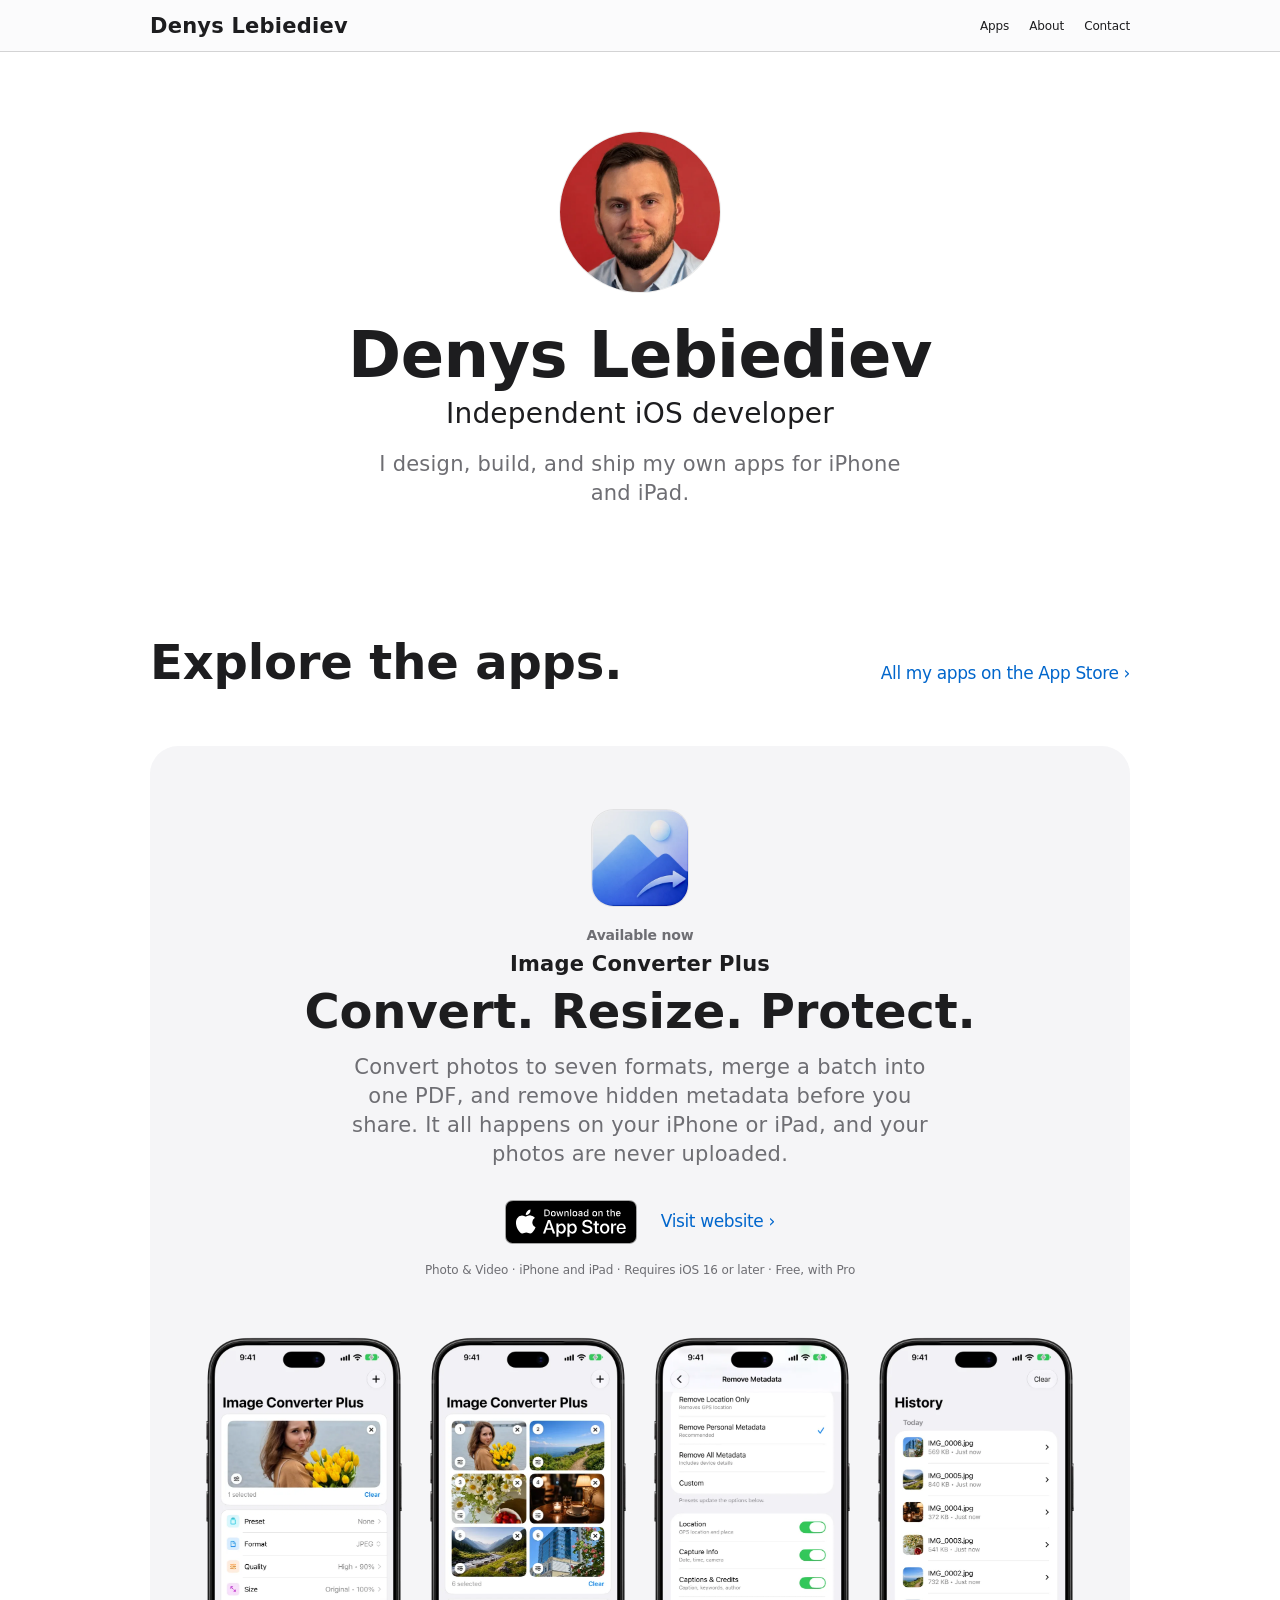
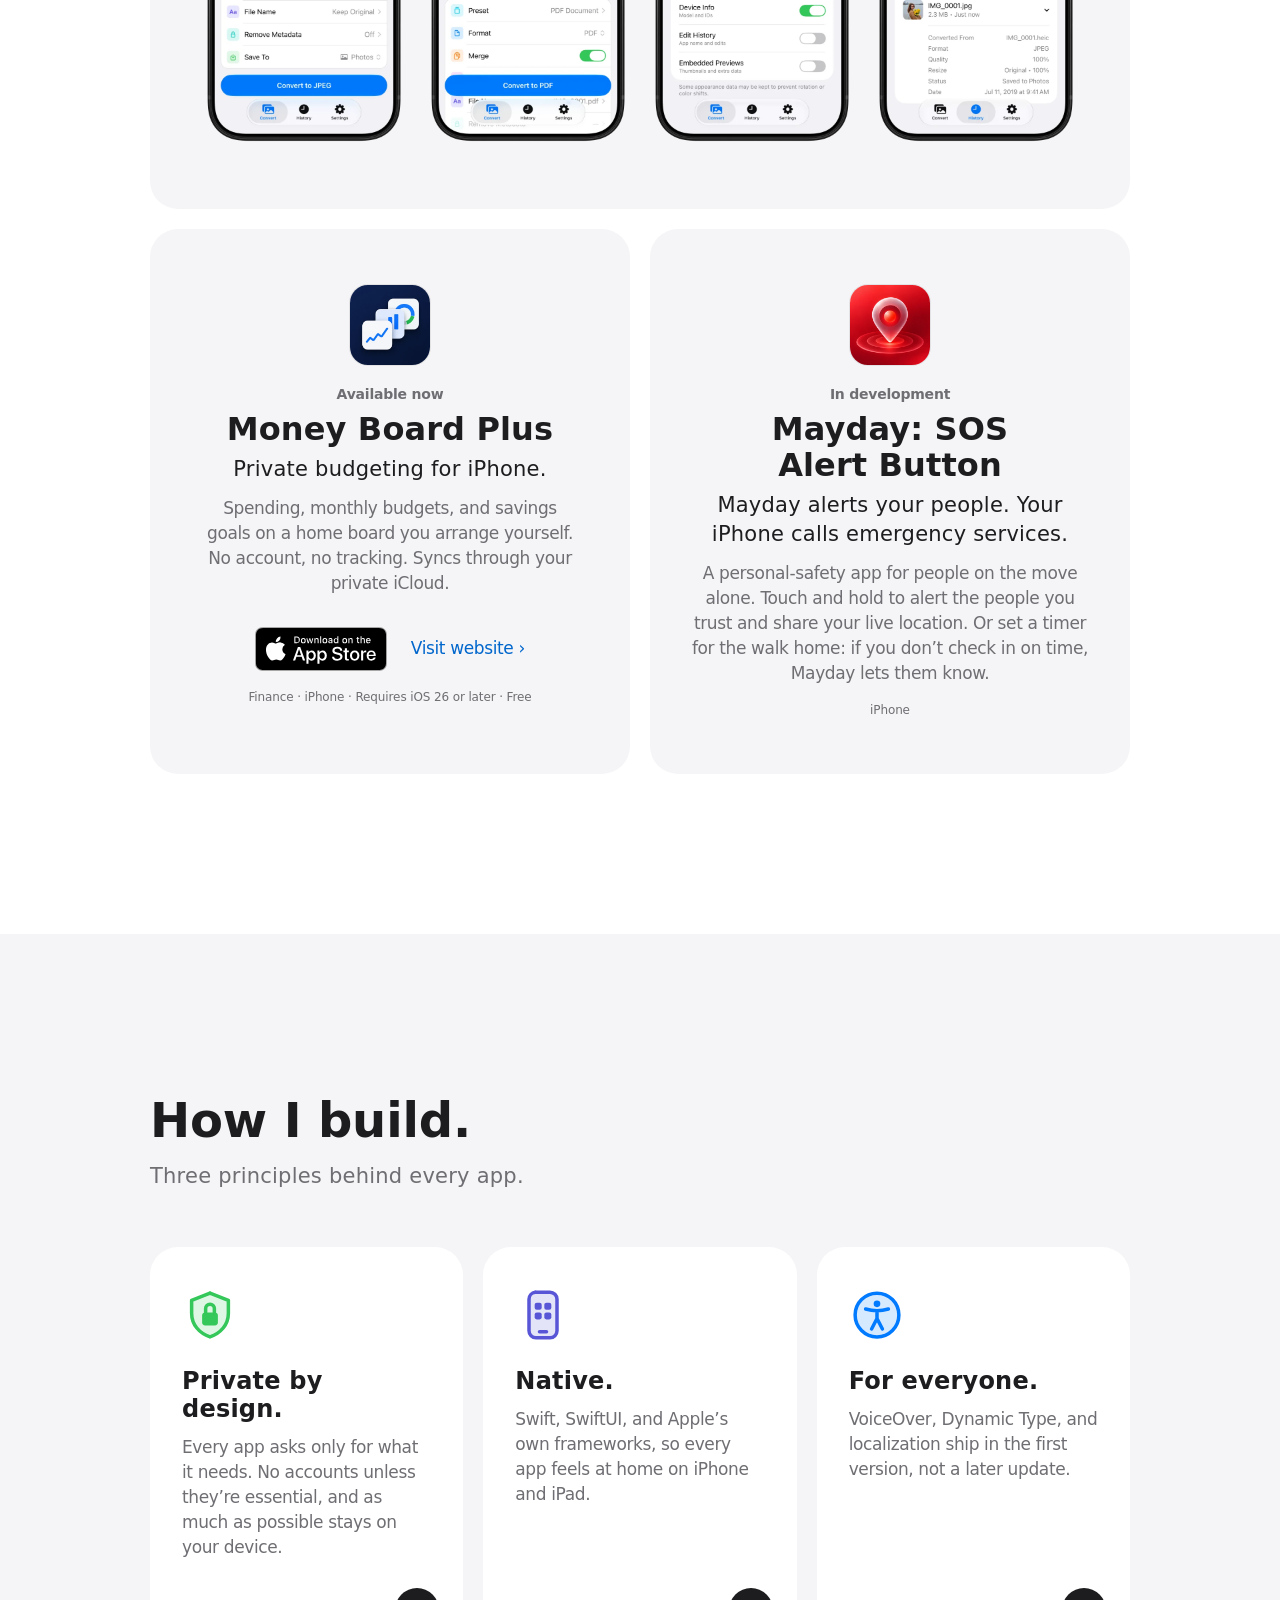
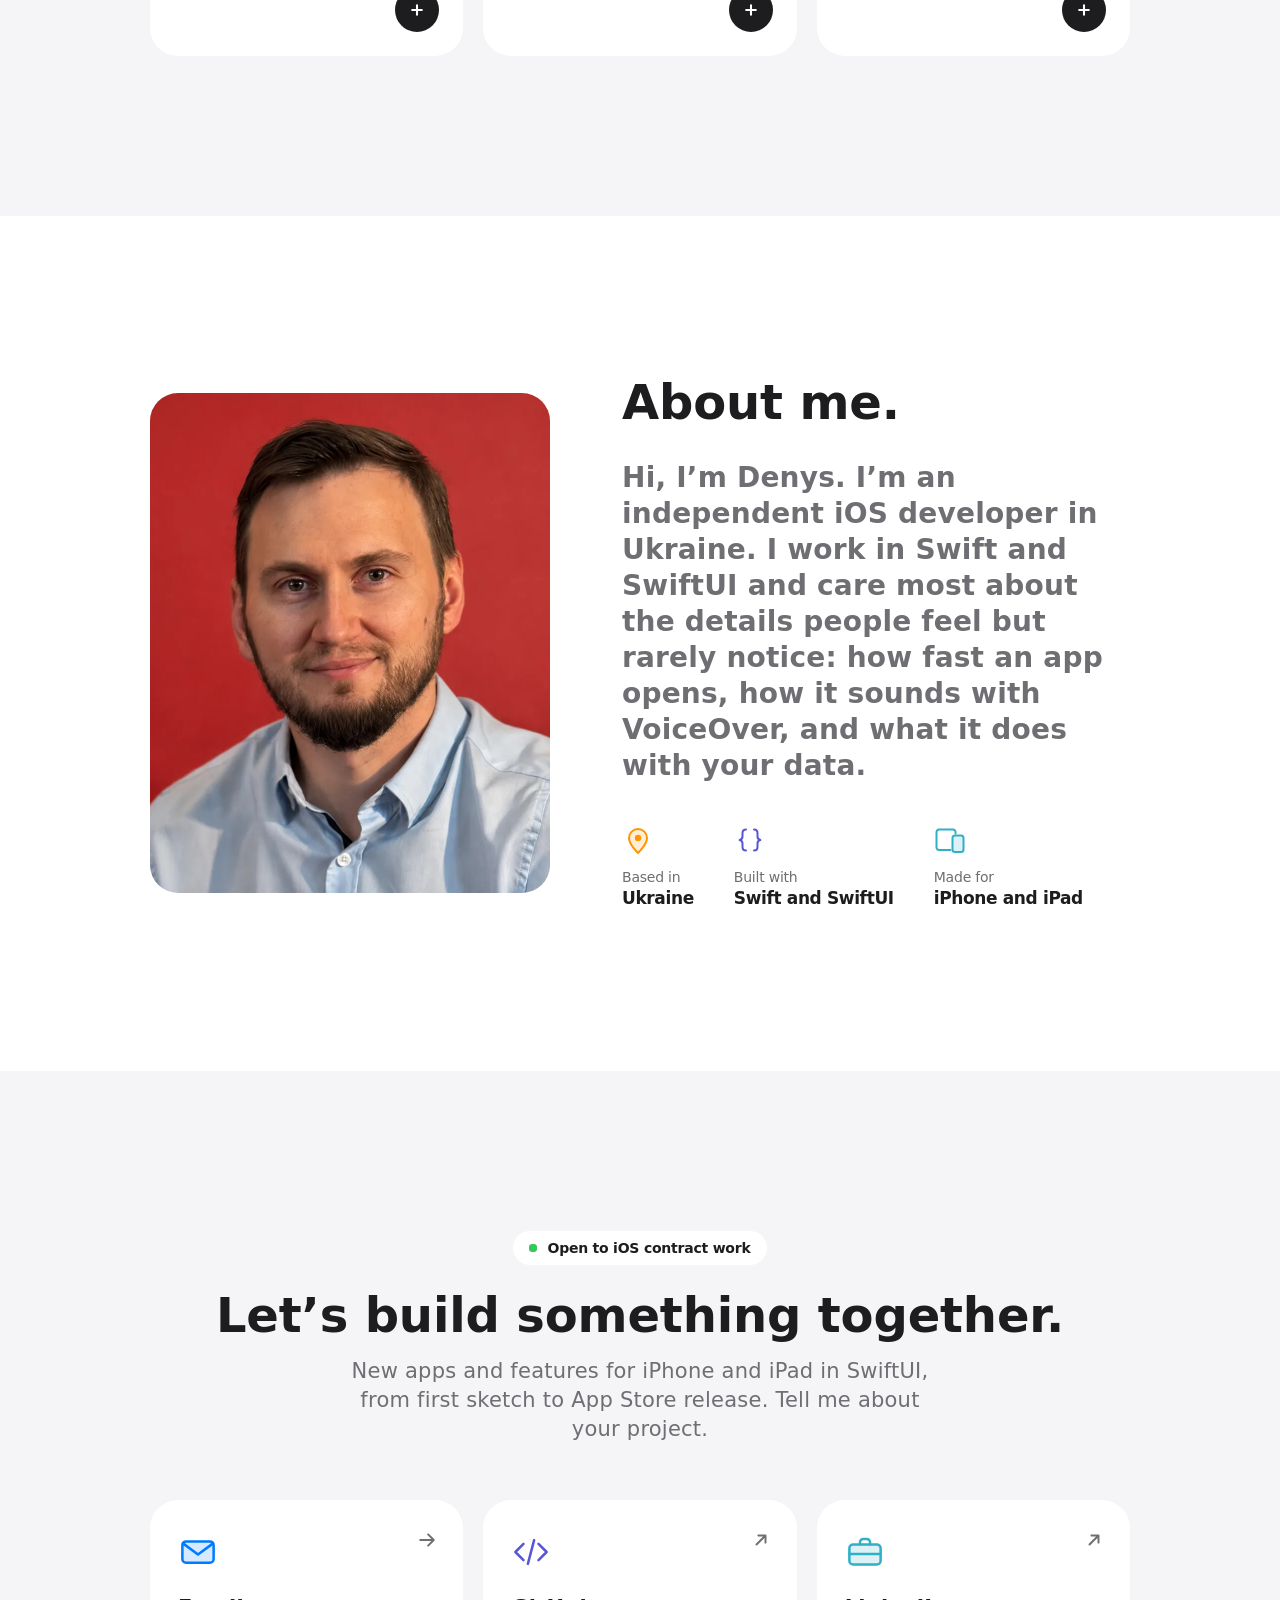
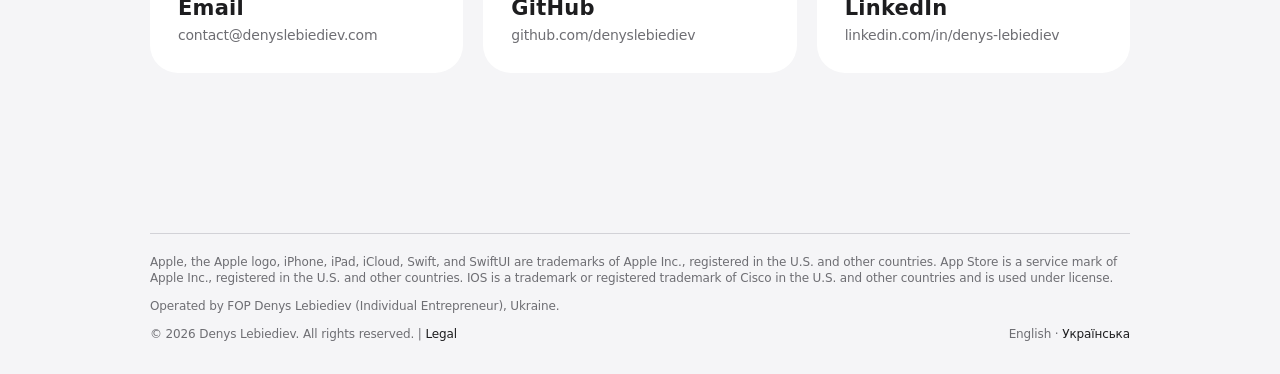
<file: index.html>
<!doctype html>
<html lang="en">
<head>
<meta charset="utf-8">
<meta name="viewport" content="width=device-width, initial-scale=1">
<meta name="color-scheme" content="light dark">
<title>Denys Lebiediev — Independent iOS Developer</title>
<meta name="description" content="Denys Lebiediev is an independent iOS developer in Ukraine, making private, native apps for iPhone and iPad, including Image Converter Plus.">
<link rel="canonical" href="https://denyslebiediev.com/">
<link rel="alternate" hreflang="en" href="https://denyslebiediev.com/">
<link rel="alternate" hreflang="uk" href="https://denyslebiediev.com/uk/">
<link rel="alternate" hreflang="x-default" href="https://denyslebiediev.com/">
<link rel="icon" href="/favicon.svg" type="image/svg+xml">
<link rel="apple-touch-icon" href="/apple-touch-icon.png">
<link rel="stylesheet" href="/style.css">
<meta property="og:type" content="website">
<meta property="og:site_name" content="Denys Lebiediev">
<meta property="og:url" content="https://denyslebiediev.com/">
<meta property="og:title" content="Denys Lebiediev — Independent iOS Developer">
<meta property="og:description" content="Native apps for iPhone and iPad, designed and built in Ukraine.">
<meta property="og:image" content="https://denyslebiediev.com/og.jpg">
<meta property="og:image:width" content="1200"><meta property="og:image:height" content="630">
<meta property="og:image:alt" content="Denys Lebiediev, independent iOS developer">
<meta property="og:locale" content="en_US"><meta property="og:locale:alternate" content="uk_UA">
<meta name="twitter:card" content="summary_large_image">
<script type="application/ld+json">{"@context":"https://schema.org","@graph":[
 {"@type":"Person","@id":"https://denyslebiediev.com/#me","name":"Denys Lebiediev","alternateName":"Денис Лебєдєв","jobTitle":"Independent iOS Developer","image":"https://denyslebiediev.com/img/portrait.webp","url":"https://denyslebiediev.com/","email":"mailto:contact@denyslebiediev.com","address":{"@type":"PostalAddress","addressCountry":"UA"},"sameAs":["https://github.com/denyslebiediev","https://www.linkedin.com/in/denys-lebiediev/","https://apps.apple.com/developer/id1879857367"]},
 {"@type":"SoftwareApplication","name":"Image Converter Plus","applicationCategory":"MultimediaApplication","operatingSystem":"iOS 16.0 or later","url":"https://imageconverterplus.denyslebiediev.com/","installUrl":"https://apps.apple.com/app/id6759621930","offers":{"@type":"Offer","price":"0","priceCurrency":"USD"},"author":{"@id":"https://denyslebiediev.com/#me"}},
 {"@type":"SoftwareApplication","name":"Money Board Plus","applicationCategory":"FinanceApplication","operatingSystem":"iOS 26.0 or later","url":"https://moneyboardplus.denyslebiediev.com/","installUrl":"https://apps.apple.com/app/id6774750345","offers":{"@type":"Offer","price":"0","priceCurrency":"USD"},"author":{"@id":"https://denyslebiediev.com/#me"}}]}</script>
<script type="module" src="https://static.cloudflareinsights.com/beacon.min.js" data-cf-beacon='{"token": "e83379b3776e463d83535caf7fb9702f"}'></script>
</head>
<body>
<a class="skip" href="#main">Skip to content</a>
<header class="nav"><nav class="wrap" aria-label="Main">
 <a class="nav-title" href="/">Denys Lebiediev</a>
 <ul><li><a href="/#apps">Apps</a></li><li><a href="/#about">About</a></li><li><a href="/#contact">Contact</a></li></ul>
</nav></header>
<main id="main">
<section class="hero wrap">
 <img class="portrait" src="/img/portrait.webp" width="160" height="160" fetchpriority="high" alt="Portrait of Denys Lebiediev">
 <h1>Denys Lebiediev</h1>
 <p class="role">Independent iOS developer</p>
 <p class="intro">I design, build, and ship my own apps for iPhone and iPad.</p>
</section>
<section id="apps" class="band"><div class="wrap">
 <div class="apps-head reveal"><h2>Explore the apps.</h2><a class="more" href="https://apps.apple.com/developer/id1879857367" target="_blank">All my apps on the App Store</a></div>
 <div class="grid">
  <article class="tile spotlight reveal">
   <img class="icon" src="/img/icp.webp" width="96" height="96" alt="">
   <p class="status">Available now</p>
   <h3 class="eyebrow">Image Converter Plus</h3>
   <p class="headline">Convert. Resize. Protect.</p>
   <p class="intro">Convert photos to seven formats, merge a batch into one PDF, and remove hidden metadata before you share. It all happens on your iPhone or iPad, and your photos are never uploaded.</p>
   <div class="cta">
    <a class="badge" href="https://apps.apple.com/app/id6759621930" target="_blank"><img src="/img/app-store-en.svg" width="132" height="44" alt="Download on the App Store"></a>
    <a class="more" href="https://imageconverterplus.denyslebiediev.com/" target="_blank">Visit website</a>
   </div>
   <p class="meta">Photo &amp; Video&nbsp;· iPhone and iPad&nbsp;· Requires iOS&nbsp;16 or later&nbsp;· Free, with Pro</p>
   <div class="shots" role="region" aria-label="Image Converter Plus screenshots" tabindex="0">
    <img src="/img/shot-en-convert.webp" width="600" height="1227" loading="lazy" decoding="async" alt="The Convert screen with a photo selected and options for preset, format, quality, size, file name, metadata, and destination.">
    <img src="/img/shot-en-pdf.webp" width="600" height="1227" loading="lazy" decoding="async" alt="Six photos selected and set to merge into one PDF.">
    <img src="/img/shot-en-metadata.webp" width="600" height="1227" loading="lazy" decoding="async" alt="The Remove Metadata screen with switches for location, capture info, captions and credits, device info, edit history, and embedded previews.">
    <img src="/img/shot-en-history.webp" width="600" height="1227" loading="lazy" decoding="async" alt="The History screen listing recently converted photos and their file sizes.">
   </div>
  </article>
  <article class="tile reveal">
   <img class="icon" src="/img/mbp.webp" width="80" height="80" alt="" loading="lazy">
   <p class="status">Available now</p>
   <h3 class="name">Money Board Plus</h3>
   <p class="intro tagline">Private budgeting for iPhone.</p>
   <p class="desc">Spending, monthly budgets, and savings goals on a home board you arrange yourself. No account, no tracking. Syncs through your private iCloud.</p>
   <div class="cta">
    <a class="badge" href="https://apps.apple.com/app/id6774750345" target="_blank"><img src="/img/app-store-en.svg" width="132" height="44" alt="Download on the App Store"></a>
    <a class="more" href="https://moneyboardplus.denyslebiediev.com/" target="_blank">Visit website</a>
   </div>
   <p class="meta">Finance&nbsp;· iPhone&nbsp;· Requires iOS&nbsp;26 or later&nbsp;· Free</p>
  </article>
  <article class="tile reveal">
   <img class="icon" src="/img/mayday.webp" width="80" height="80" alt="" loading="lazy">
   <p class="status">In development</p>
   <h3 class="name">Mayday:&nbsp;SOS Alert Button</h3>
   <p class="intro tagline">Mayday alerts your people. Your iPhone calls emergency services.</p>
   <p class="desc">A personal-safety app for people on the move alone. Touch and hold to alert the people you trust and share your live location. Or set a timer for the walk home: if you don’t check in on time, Mayday lets them know.</p>
   <p class="meta">iPhone</p>
  </article>
 </div>
</div></section>
<section id="principles" class="band alt"><div class="wrap">
 <h2 class="reveal">How I build.</h2>
 <p class="intro lead reveal">Three principles behind every app.</p>
 <ul class="pillars">
  <li class="pillar reveal" style="--c:var(--green)">
   <svg class="glyph" style="--c:var(--green)" aria-hidden="true"><use href="/icons.svg#lock-shield"/></svg>
   <h3>Private by design.</h3>
   <p>Every app asks only for what it needs. No accounts unless they’re essential, and as much as possible stays on your device.</p>
   <button class="open" type="button" commandfor="sheet-private" command="show-modal" aria-label="More about privacy"><span class="plus"><svg aria-hidden="true"><use href="/icons.svg#plus"/></svg></span></button>
  </li>
  <li class="pillar reveal" style="--c:var(--indigo)">
   <svg class="glyph" style="--c:var(--indigo)" aria-hidden="true"><use href="/icons.svg#apps-iphone"/></svg>
   <h3>Native.</h3>
   <p>Swift, SwiftUI, and Apple’s own frameworks, so every app feels at home on iPhone and iPad.</p>
   <button class="open" type="button" commandfor="sheet-native" command="show-modal" aria-label="More about native apps"><span class="plus"><svg aria-hidden="true"><use href="/icons.svg#plus"/></svg></span></button>
  </li>
  <li class="pillar reveal" style="--c:var(--blue)">
   <svg class="glyph" style="--c:var(--blue)" aria-hidden="true"><use href="/icons.svg#accessibility"/></svg>
   <h3>For everyone.</h3>
   <p>VoiceOver, Dynamic Type, and localization ship in the first version, not a later update.</p>
   <button class="open" type="button" commandfor="sheet-everyone" command="show-modal" aria-label="More about accessibility"><span class="plus"><svg aria-hidden="true"><use href="/icons.svg#plus"/></svg></span></button>
  </li>
 </ul>
 <dialog class="sheet" id="sheet-private" aria-labelledby="sheet-private-t">
  <button class="close" type="button" commandfor="sheet-private" command="close" aria-label="Close" autofocus><svg aria-hidden="true"><use href="/icons.svg#xmark"/></svg></button>
  <svg class="glyph" style="--c:var(--green)" aria-hidden="true"><use href="/icons.svg#lock-shield"/></svg>
  <h3 class="headline" id="sheet-private-t">Private by design.</h3>
  <p class="intro">Image Converter Plus converts photos and removes hidden metadata entirely on your device, so your photos never leave it. Money Board Plus needs no account and syncs only through your own private iCloud.</p>
 </dialog>
 <dialog class="sheet" id="sheet-native" aria-labelledby="sheet-native-t">
  <button class="close" type="button" commandfor="sheet-native" command="close" aria-label="Close" autofocus><svg aria-hidden="true"><use href="/icons.svg#xmark"/></svg></button>
  <svg class="glyph" style="--c:var(--indigo)" aria-hidden="true"><use href="/icons.svg#apps-iphone"/></svg>
  <h3 class="headline" id="sheet-native-t">Native.</h3>
  <p class="intro">Interfaces are built in SwiftUI and follow Apple’s Human Interface Guidelines. Features live where you expect them: Image Converter Plus converts photos right from the share sheet, and Money Board Plus keeps your budget in sync through iCloud.</p>
 </dialog>
 <dialog class="sheet" id="sheet-everyone" aria-labelledby="sheet-everyone-t">
  <button class="close" type="button" commandfor="sheet-everyone" command="close" aria-label="Close" autofocus><svg aria-hidden="true"><use href="/icons.svg#xmark"/></svg></button>
  <svg class="glyph" style="--c:var(--blue)" aria-hidden="true"><use href="/icons.svg#accessibility"/></svg>
  <h3 class="headline" id="sheet-everyone-t">For everyone.</h3>
  <p class="intro">VoiceOver labels, Dynamic Type, and full localization are part of the first release, not a later update. Image Converter Plus is available in more than 50 languages, including Ukrainian.</p>
 </dialog>
</div></section>
<section id="about" class="band"><div class="wrap about">
 <figure class="about-photo reveal"><img src="/img/about.webp" width="800" height="1000" loading="lazy" decoding="async" alt="Denys Lebiediev in a light blue shirt against a red background."></figure>
 <div>
  <h2 class="reveal">About me.</h2>
  <p class="copy-l about-text reveal"><span class="lit"><strong>Hi, I’m Denys.</strong> I’m an independent iOS developer in Ukraine. I work in Swift and SwiftUI and care most about the details people feel but rarely notice: how fast an app opens, how it sounds with VoiceOver, and what it does with your data.</span></p>
  <ul class="facts">
   <li class="reveal"><svg class="glyph" style="--c:var(--orange)" aria-hidden="true"><use href="/icons.svg#mappin"/></svg><span class="fact-k">Based in</span><span class="fact-v">Ukraine</span></li>
   <li class="reveal"><svg class="glyph" style="--c:var(--indigo)" aria-hidden="true"><use href="/icons.svg#braces"/></svg><span class="fact-k">Built with</span><span class="fact-v">Swift and SwiftUI</span></li>
   <li class="reveal"><svg class="glyph" style="--c:var(--teal)" aria-hidden="true"><use href="/icons.svg#devices"/></svg><span class="fact-k">Made for</span><span class="fact-v">iPhone and iPad</span></li>
  </ul>
 </div>
</div></section>
<section id="contact" class="band alt center"><div class="wrap">
 <p class="avail reveal"><span class="dot" aria-hidden="true"></span>Open to iOS contract work</p>
 <h2 class="reveal">Let’s build something together.</h2>
 <p class="intro reveal">New apps and features for iPhone and iPad in SwiftUI, from first sketch to App&nbsp;Store release. Tell me about your project.</p>
 <ul class="cards">
  <li class="reveal"><a class="card" href="mailto:contact@denyslebiediev.com">
   <svg class="glyph" style="--c:var(--blue)" aria-hidden="true"><use href="/icons.svg#envelope"/></svg>
   <span class="card-t">Email</span><span class="card-d">contact@denyslebiediev.com</span>
   <svg class="arrow" aria-hidden="true"><use href="/icons.svg#arrow-right"/></svg></a></li>
  <li class="reveal"><a class="card" href="https://github.com/denyslebiediev" target="_blank">
   <svg class="glyph" style="--c:var(--indigo)" aria-hidden="true"><use href="/icons.svg#code"/></svg>
   <span class="card-t">GitHub</span><span class="card-d">github.com/denyslebiediev</span>
   <svg class="arrow" aria-hidden="true"><use href="/icons.svg#arrow-up-right"/></svg></a></li>
  <li class="reveal"><a class="card" href="https://www.linkedin.com/in/denys-lebiediev/" target="_blank">
   <svg class="glyph" style="--c:var(--teal)" aria-hidden="true"><use href="/icons.svg#briefcase"/></svg>
   <span class="card-t">LinkedIn</span><span class="card-d">linkedin.com/in/denys-lebiediev</span>
   <svg class="arrow" aria-hidden="true"><use href="/icons.svg#arrow-up-right"/></svg></a></li>
 </ul>
</div></section>
</main>
<footer class="foot"><div class="wrap">
 <p>Apple, the Apple logo, iPhone, iPad, iCloud, Swift, and SwiftUI are trademarks of Apple Inc., registered in the U.S. and other countries. App Store is a service mark of Apple Inc., registered in the U.S. and other countries. IOS is a trademark or registered trademark of Cisco in the U.S. and other countries and is used under license.</p>
 <p>Operated by FOP Denys Lebiediev (Individual Entrepreneur), Ukraine.</p>
 <div class="foot-row">
  <p>©&nbsp;2026 Denys Lebiediev. All rights reserved.&nbsp;<span aria-hidden="true">|&#8288;</span>&nbsp;<a href="/legal/">Legal</a></p>
  <p>English · <a href="/uk/" hreflang="uk" lang="uk">Українська</a></p>
 </div>
</div></footer>
<script>
// sheets are modal <dialog>s, so the page behind is inert and a tap on the backdrop targets the dialog itself.
// Closing it in this click (not with closedby="any", which closes on pointerdown) keeps the tap from reaching the card beneath.
addEventListener('click', ({ target: d, clientX: x, clientY: y }) => {
 const r = d.localName == 'dialog' && d.getBoundingClientRect();
 if (r && (x < r.left || x > r.right || y < r.top || y > r.bottom)) d.close();
});
// commandfor opens and closes them; fallback for browsers without it
if (!('command' in HTMLButtonElement.prototype)) addEventListener('click', e => {
 const b = e.target.closest('[commandfor]'), d = b && document.getElementById(b.getAttribute('commandfor'));
 if (d) b.getAttribute('command') == 'close' ? d.close() : d.showModal();
});
</script>
</body>
</html>
</file>
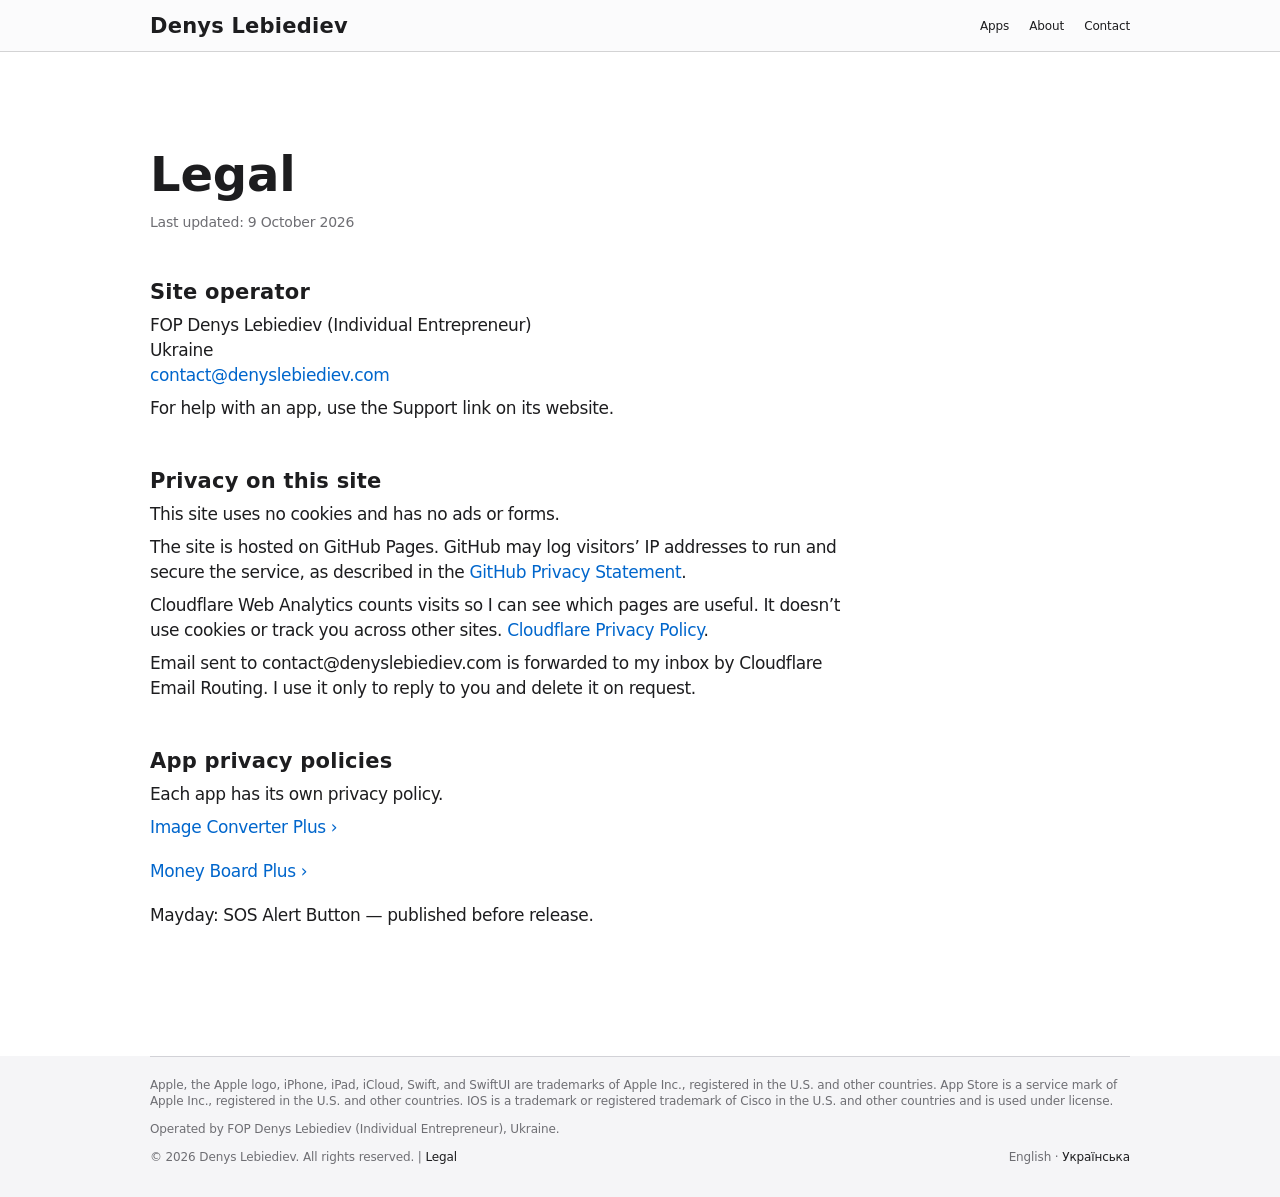
<file: legal/index.html>
<!doctype html>
<html lang="en">
<head>
<meta charset="utf-8">
<meta name="viewport" content="width=device-width, initial-scale=1">
<meta name="color-scheme" content="light dark">
<title>Legal — Denys Lebiediev</title>
<meta name="description" content="Site operator, contact, and privacy information for denyslebiediev.com.">
<link rel="canonical" href="https://denyslebiediev.com/legal/">
<link rel="alternate" hreflang="en" href="https://denyslebiediev.com/legal/">
<link rel="alternate" hreflang="uk" href="https://denyslebiediev.com/uk/legal/">
<link rel="alternate" hreflang="x-default" href="https://denyslebiediev.com/legal/">
<link rel="icon" href="/favicon.svg" type="image/svg+xml">
<link rel="apple-touch-icon" href="/apple-touch-icon.png">
<link rel="stylesheet" href="/style.css">
<script type="module" src="https://static.cloudflareinsights.com/beacon.min.js" data-cf-beacon='{"token": "e83379b3776e463d83535caf7fb9702f"}'></script>
</head>
<body>
<a class="skip" href="#main">Skip to content</a>
<header class="nav"><nav class="wrap" aria-label="Main">
 <a class="nav-title" href="/">Denys Lebiediev</a>
 <ul><li><a href="/#apps">Apps</a></li><li><a href="/#about">About</a></li><li><a href="/#contact">Contact</a></li></ul>
</nav></header>
<main id="main" class="wrap doc">
 <h1 class="headline">Legal</h1>
 <p class="small">Last updated: 9 October 2026</p>
 <h2>Site operator</h2>
 <p>FOP Denys Lebiediev (Individual Entrepreneur)<br>Ukraine<br><a href="mailto:contact@denyslebiediev.com">contact@denyslebiediev.com</a></p>
 <p>For help with an app, use the Support link on its website.</p>
 <h2>Privacy on this site</h2>
 <p>This site uses no cookies and has no ads or forms.</p>
 <p>The site is hosted on GitHub Pages. GitHub may log visitors’ IP addresses to run and secure the service, as described in the <a href="https://docs.github.com/site-policy/privacy-policies/github-general-privacy-statement" target="_blank">GitHub Privacy Statement</a>.</p>
 <p>Cloudflare Web Analytics counts visits so I can see which pages are useful. It doesn’t use cookies or track you across other sites. <a href="https://www.cloudflare.com/privacypolicy/" target="_blank">Cloudflare Privacy Policy</a>.</p>
 <p>Email sent to contact@denyslebiediev.com is forwarded to my inbox by Cloudflare Email Routing. I use it only to reply to you and delete it on request.</p>
 <h2>App privacy policies</h2>
 <p>Each app has its own privacy policy.</p>
 <ul>
  <li><a class="more" href="https://imageconverterplus.denyslebiediev.com/privacy.html?lang=en" target="_blank">Image Converter Plus</a></li>
  <li><a class="more" href="https://moneyboardplus.denyslebiediev.com/privacy.html" target="_blank">Money Board Plus</a></li>
  <li>Mayday:&nbsp;SOS Alert Button — published before release.</li>
 </ul>
</main>
<footer class="foot"><div class="wrap">
 <p>Apple, the Apple logo, iPhone, iPad, iCloud, Swift, and SwiftUI are trademarks of Apple Inc., registered in the U.S. and other countries. App Store is a service mark of Apple Inc., registered in the U.S. and other countries. IOS is a trademark or registered trademark of Cisco in the U.S. and other countries and is used under license.</p>
 <p>Operated by FOP Denys Lebiediev (Individual Entrepreneur), Ukraine.</p>
 <div class="foot-row">
  <p>©&nbsp;2026 Denys Lebiediev. All rights reserved.&nbsp;<span aria-hidden="true">|&#8288;</span>&nbsp;<a href="/legal/" aria-current="page">Legal</a></p>
  <p>English · <a href="/uk/legal/" hreflang="uk" lang="uk">Українська</a></p>
 </div>
</div></footer>
</body>
</html>
</file>
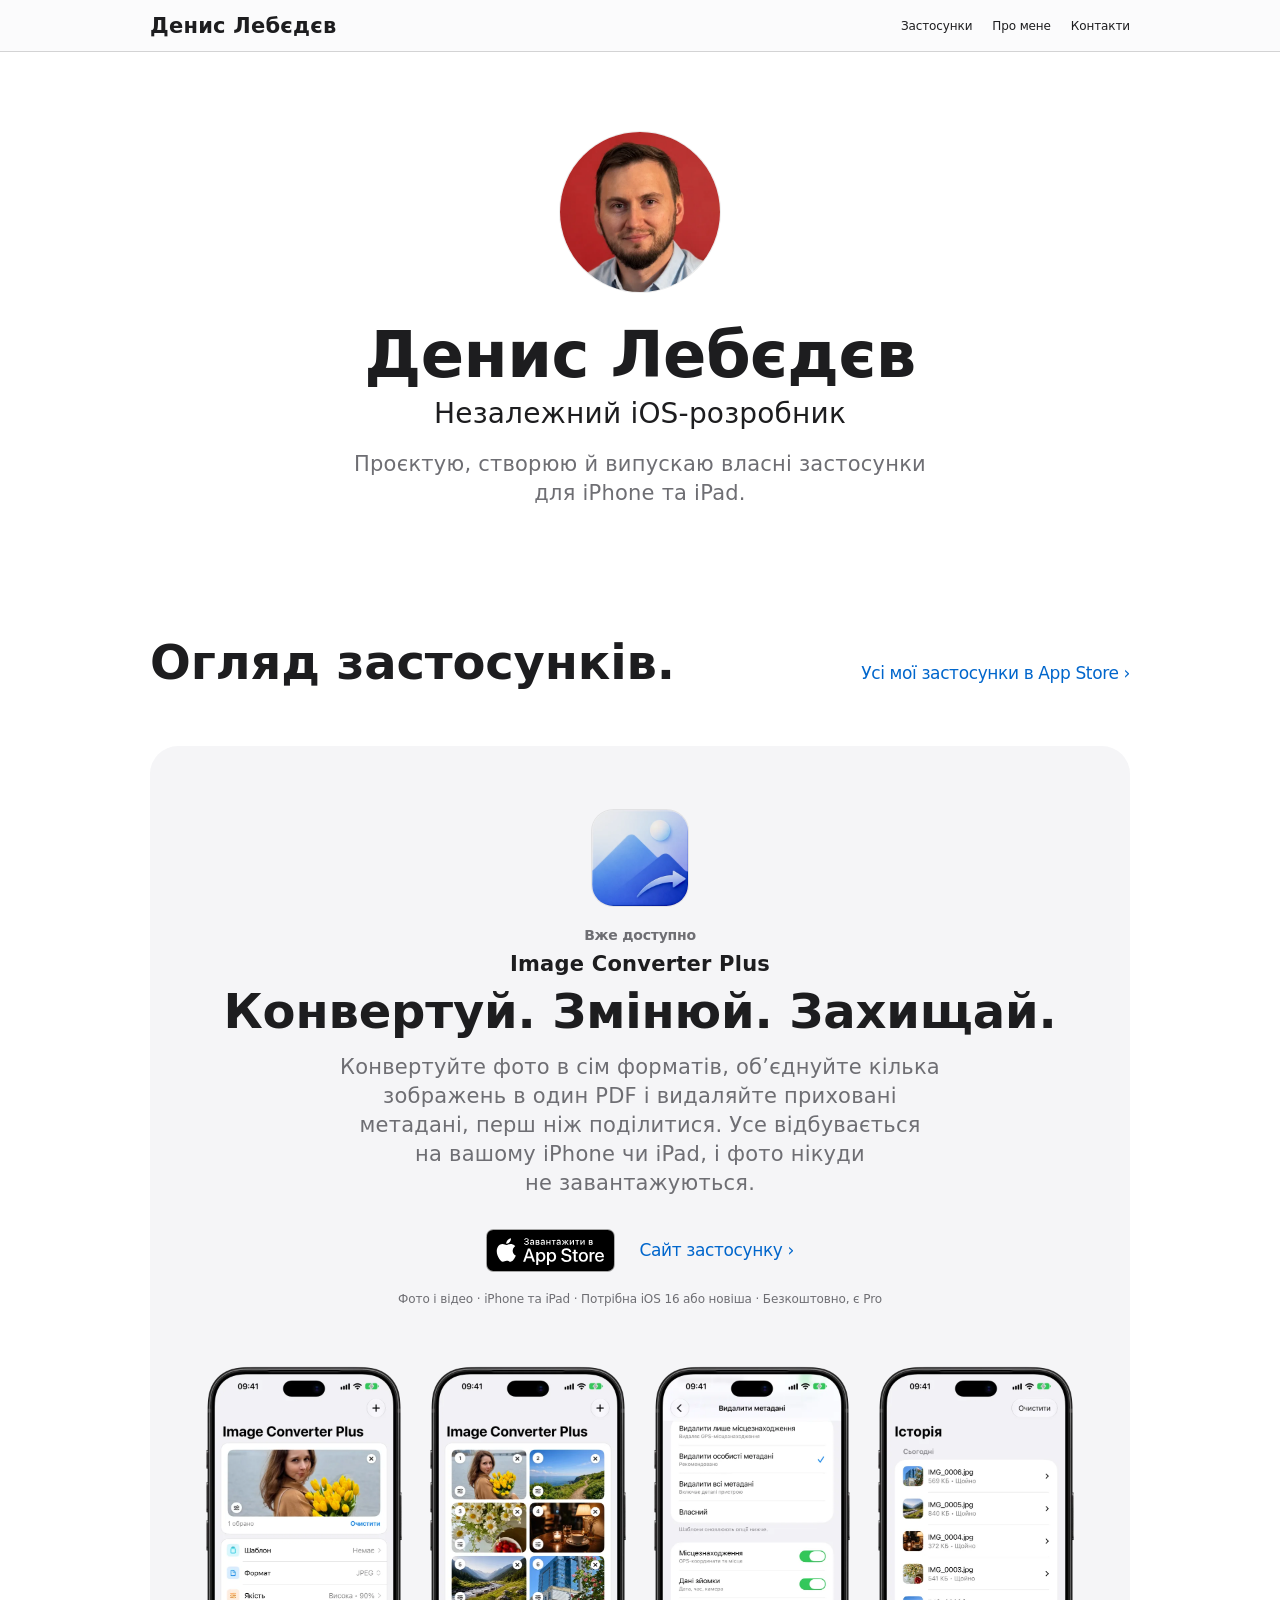
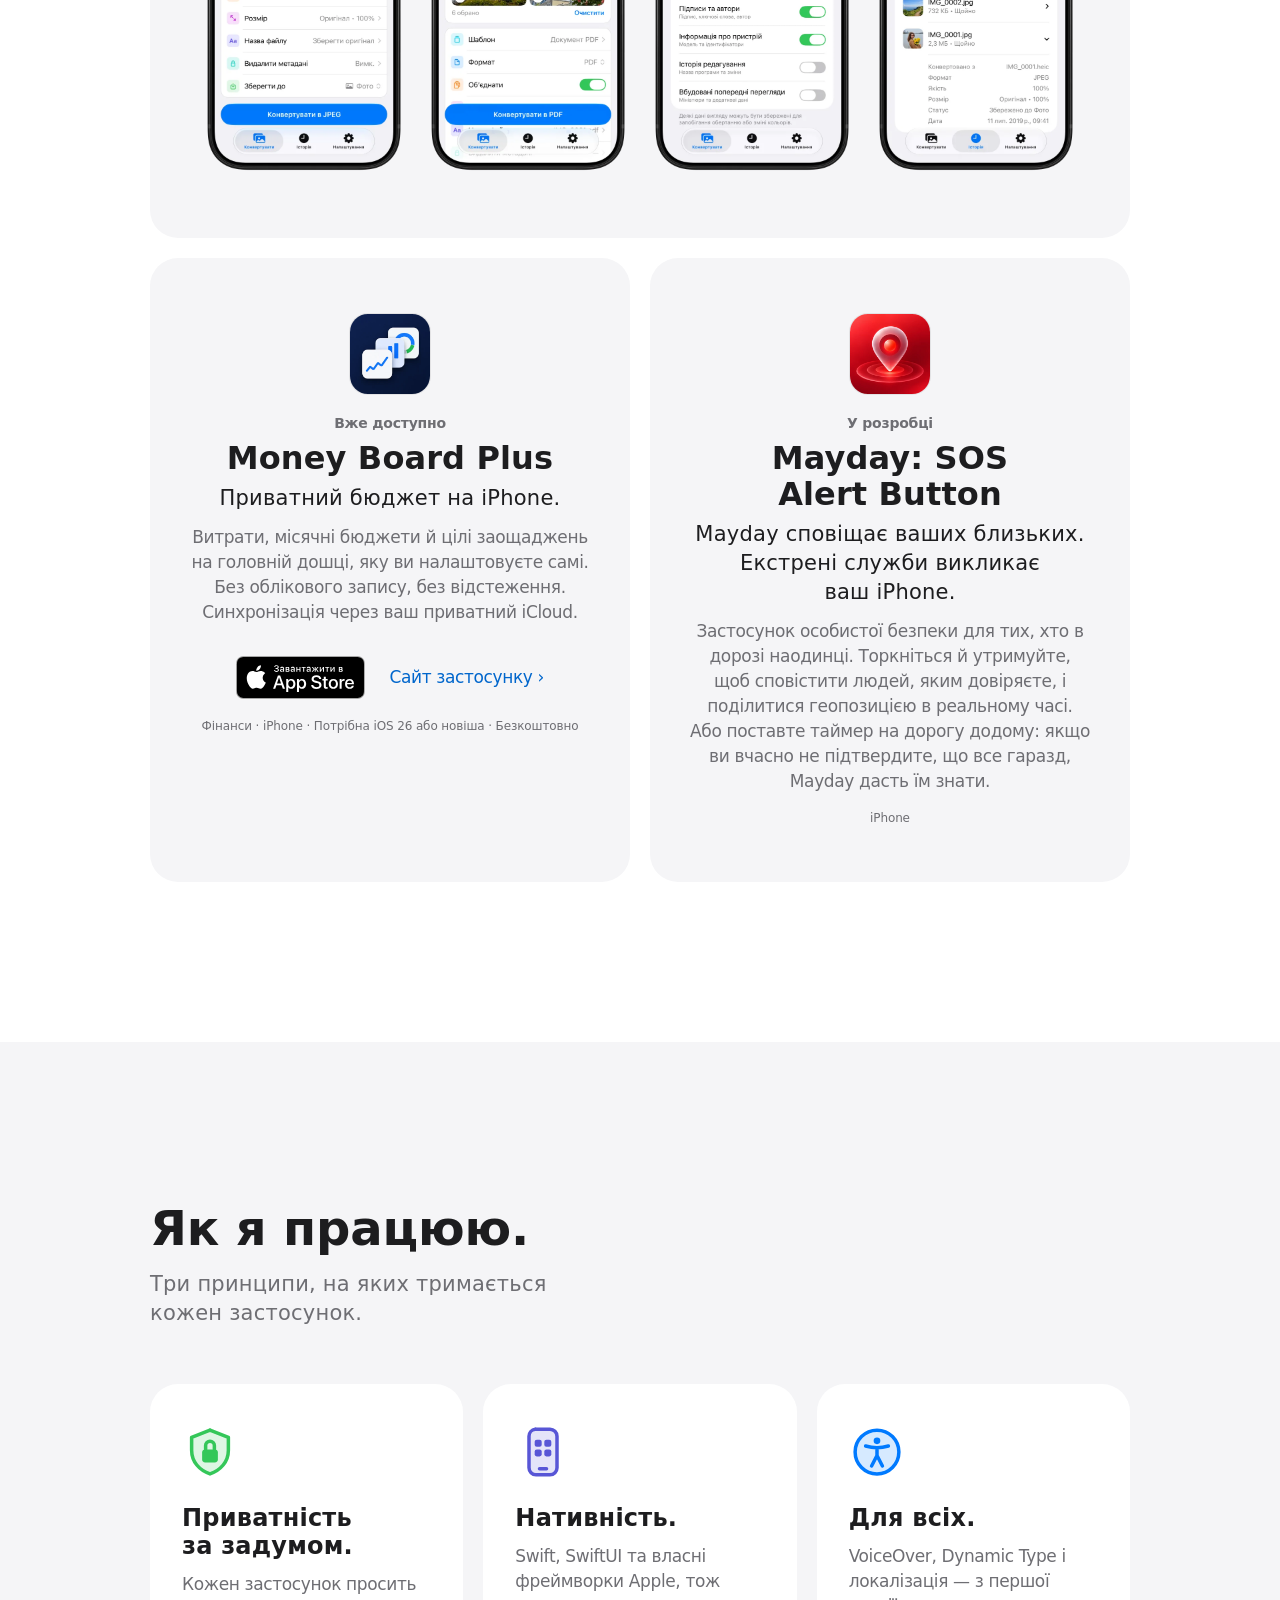
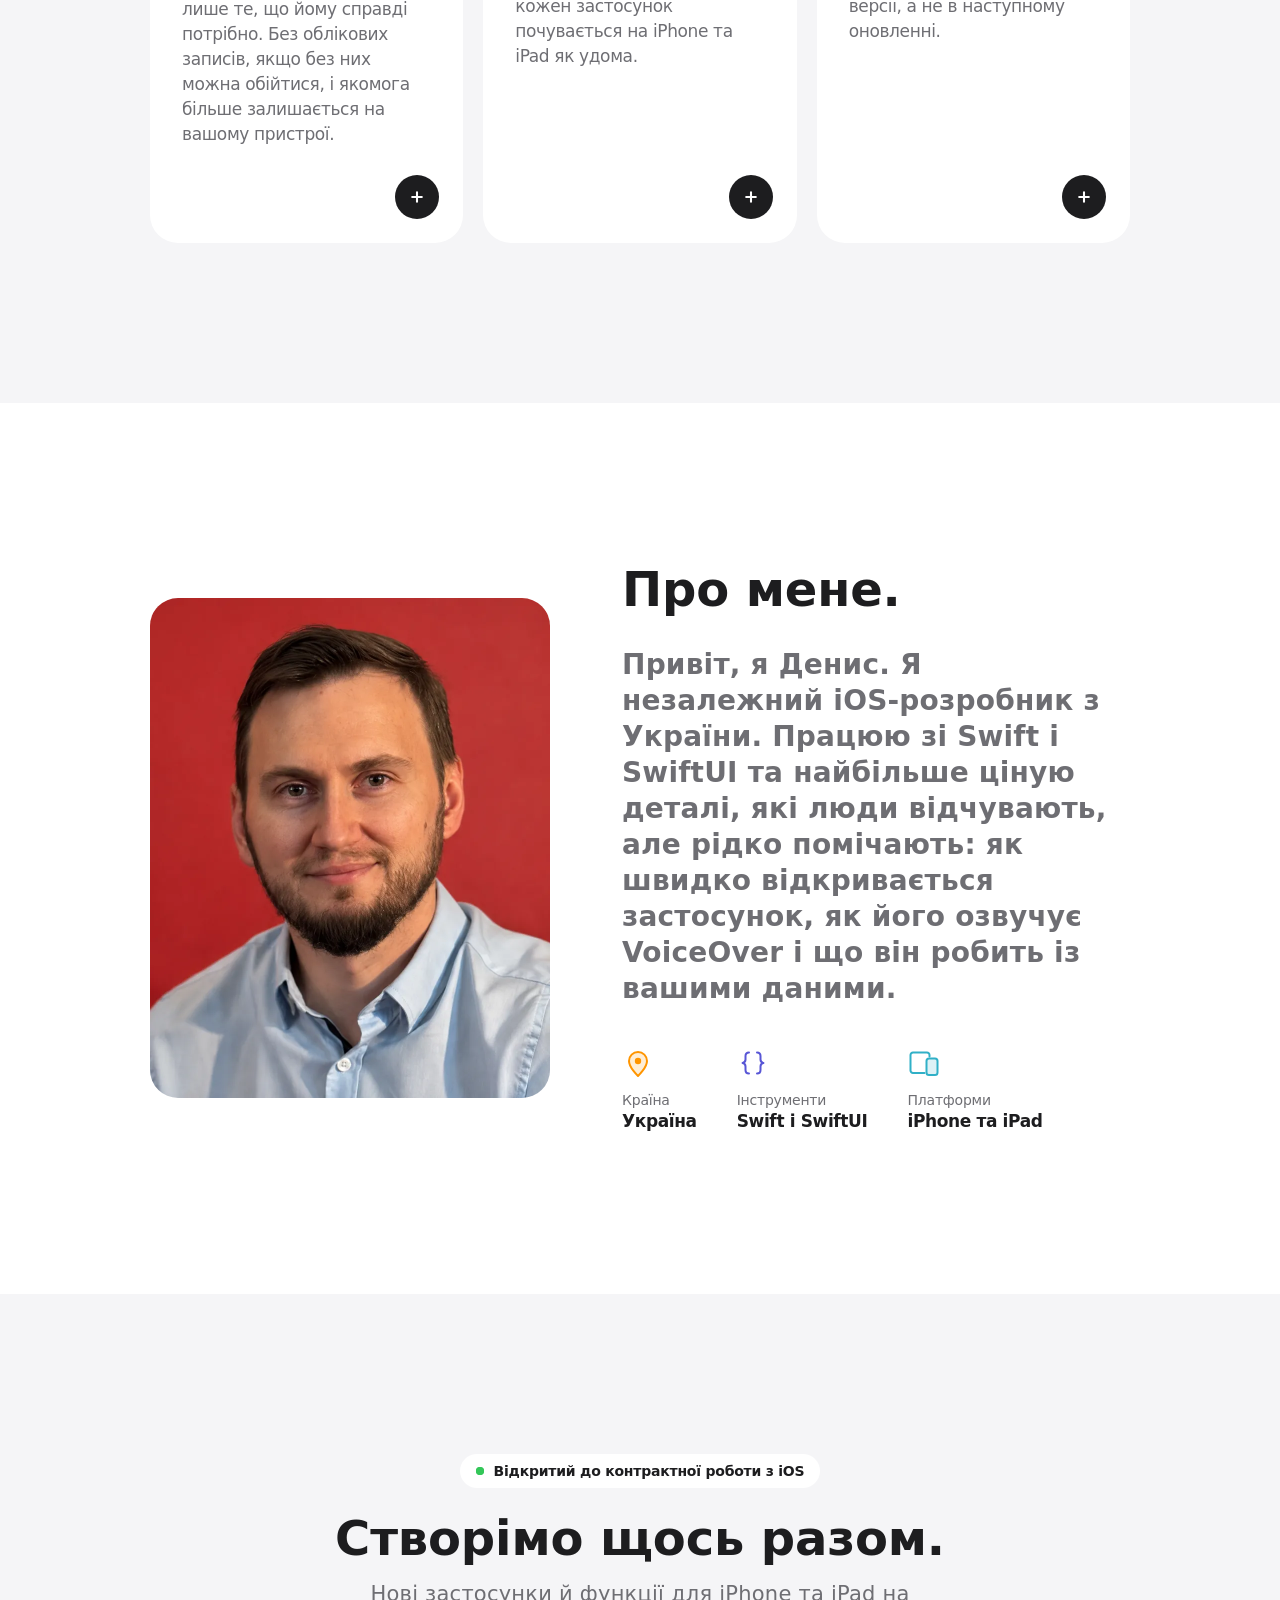
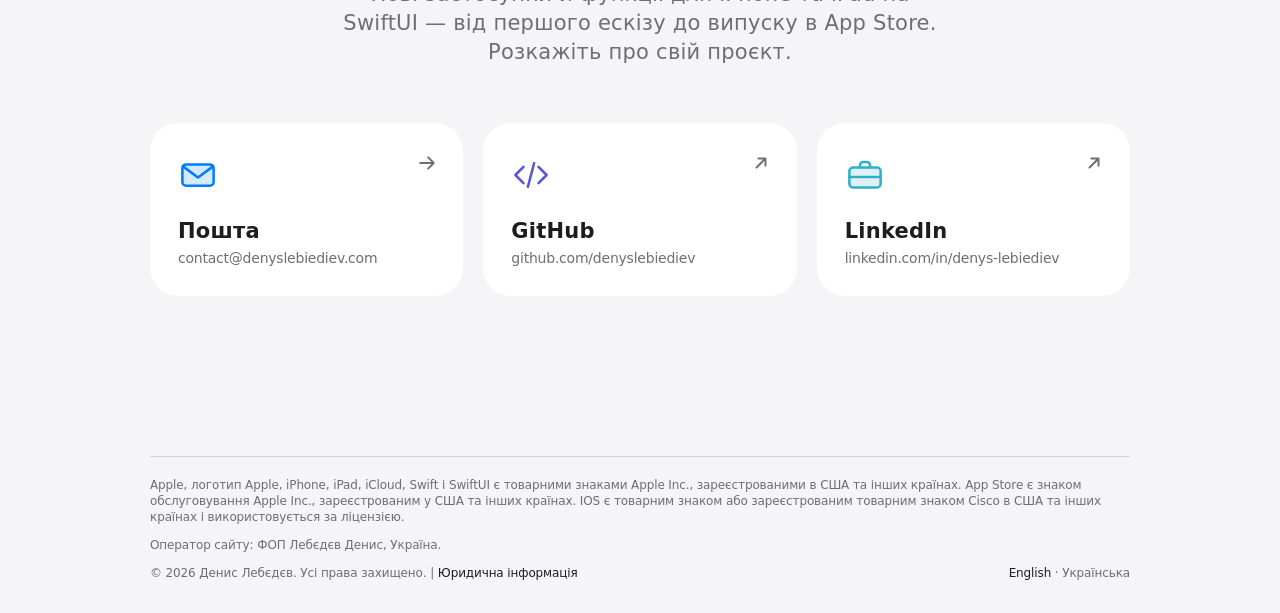
<file: uk/index.html>
<!doctype html>
<html lang="uk">
<head>
<meta charset="utf-8">
<meta name="viewport" content="width=device-width, initial-scale=1">
<meta name="color-scheme" content="light dark">
<title>Денис Лебєдєв — незалежний iOS-розробник</title>
<meta name="description" content="Денис Лебєдєв — незалежний iOS-розробник з України. Створює приватні нативні застосунки для iPhone та iPad, зокрема Image Converter Plus.">
<link rel="canonical" href="https://denyslebiediev.com/uk/">
<link rel="alternate" hreflang="en" href="https://denyslebiediev.com/">
<link rel="alternate" hreflang="uk" href="https://denyslebiediev.com/uk/">
<link rel="alternate" hreflang="x-default" href="https://denyslebiediev.com/">
<link rel="icon" href="/favicon.svg" type="image/svg+xml">
<link rel="apple-touch-icon" href="/apple-touch-icon.png">
<link rel="stylesheet" href="/style.css">
<meta property="og:type" content="website">
<meta property="og:site_name" content="Денис Лебєдєв">
<meta property="og:url" content="https://denyslebiediev.com/uk/">
<meta property="og:title" content="Денис Лебєдєв — незалежний iOS-розробник">
<meta property="og:description" content="Нативні застосунки для iPhone та iPad, створені в Україні.">
<meta property="og:image" content="https://denyslebiediev.com/og.jpg">
<meta property="og:image:width" content="1200"><meta property="og:image:height" content="630">
<meta property="og:image:alt" content="Денис Лебєдєв, незалежний iOS-розробник">
<meta property="og:locale" content="uk_UA"><meta property="og:locale:alternate" content="en_US">
<meta name="twitter:card" content="summary_large_image">
<script type="application/ld+json">{"@context":"https://schema.org","@graph":[
 {"@type":"Person","@id":"https://denyslebiediev.com/#me","name":"Denys Lebiediev","alternateName":"Денис Лебєдєв","jobTitle":"Independent iOS Developer","image":"https://denyslebiediev.com/img/portrait.webp","url":"https://denyslebiediev.com/","email":"mailto:contact@denyslebiediev.com","address":{"@type":"PostalAddress","addressCountry":"UA"},"sameAs":["https://github.com/denyslebiediev","https://www.linkedin.com/in/denys-lebiediev/","https://apps.apple.com/developer/id1879857367"]},
 {"@type":"SoftwareApplication","name":"Image Converter Plus","applicationCategory":"MultimediaApplication","operatingSystem":"iOS 16.0 or later","url":"https://imageconverterplus.denyslebiediev.com/","installUrl":"https://apps.apple.com/app/id6759621930","offers":{"@type":"Offer","price":"0","priceCurrency":"USD"},"author":{"@id":"https://denyslebiediev.com/#me"}},
 {"@type":"SoftwareApplication","name":"Money Board Plus","applicationCategory":"FinanceApplication","operatingSystem":"iOS 26.0 or later","url":"https://moneyboardplus.denyslebiediev.com/","installUrl":"https://apps.apple.com/app/id6774750345","offers":{"@type":"Offer","price":"0","priceCurrency":"USD"},"author":{"@id":"https://denyslebiediev.com/#me"}}]}</script>
<script type="module" src="https://static.cloudflareinsights.com/beacon.min.js" data-cf-beacon='{"token": "e83379b3776e463d83535caf7fb9702f"}'></script>
</head>
<body>
<a class="skip" href="#main">Перейти до вмісту</a>
<header class="nav"><nav class="wrap" aria-label="Основна навігація">
 <a class="nav-title" href="/uk/">Денис Лебєдєв</a>
 <ul><li><a href="/uk/#apps">Застосунки</a></li><li><a href="/uk/#about">Про мене</a></li><li><a href="/uk/#contact">Контакти</a></li></ul>
</nav></header>
<main id="main">
<section class="hero wrap">
 <img class="portrait" src="/img/portrait.webp" width="160" height="160" fetchpriority="high" alt="Портрет Дениса Лебєдєва">
 <h1>Денис Лебєдєв</h1>
 <p class="role">Незалежний iOS-розробник</p>
 <p class="intro">Проєктую, створюю й випускаю власні застосунки для iPhone та iPad.</p>
</section>
<section id="apps" class="band"><div class="wrap">
 <div class="apps-head reveal"><h2>Огляд застосунків.</h2><a class="more" href="https://apps.apple.com/developer/id1879857367" target="_blank">Усі мої застосунки в App Store</a></div>
 <div class="grid">
  <article class="tile spotlight reveal">
   <img class="icon" src="/img/icp.webp" width="96" height="96" alt="">
   <p class="status">Вже доступно</p>
   <h3 class="eyebrow">Image Converter Plus</h3>
   <p class="headline">Конвертуй. Змінюй. Захищай.</p>
   <p class="intro">Конвертуйте фото в сім форматів, об’єднуйте кілька зображень в один PDF і видаляйте приховані метадані, перш ніж поділитися. Усе відбувається на вашому iPhone чи iPad, і фото нікуди не завантажуються.</p>
   <div class="cta">
    <a class="badge" href="https://apps.apple.com/app/id6759621930" target="_blank"><img src="/img/app-store-uk.svg" width="129" height="44" alt="Завантажити в App Store"></a>
    <a class="more" href="https://imageconverterplus.denyslebiediev.com/uk/" target="_blank">Сайт застосунку</a>
   </div>
   <p class="meta">Фото і відео&nbsp;· iPhone та iPad&nbsp;· Потрібна iOS&nbsp;16 або новіша&nbsp;· Безкоштовно, є Pro</p>
   <div class="shots" role="region" aria-label="Знімки екрана Image Converter Plus" tabindex="0">
    <img src="/img/shot-uk-convert.webp" width="600" height="1227" loading="lazy" decoding="async" alt="Екран конвертації з вибраним фото та параметрами: шаблон, формат, якість, розмір, назва файлу, метадані й місце збереження.">
    <img src="/img/shot-uk-pdf.webp" width="600" height="1227" loading="lazy" decoding="async" alt="Шість вибраних фото, які буде об’єднано в один PDF.">
    <img src="/img/shot-uk-metadata.webp" width="600" height="1227" loading="lazy" decoding="async" alt="Екран «Видалити метадані» з перемикачами: місцезнаходження, дані зйомки, підписи та автори, інформація про пристрій, історія редагування й вбудовані попередні перегляди.">
    <img src="/img/shot-uk-history.webp" width="600" height="1227" loading="lazy" decoding="async" alt="Екран «Історія» зі списком нещодавно конвертованих фото та їхніми розмірами.">
   </div>
  </article>
  <article class="tile reveal">
   <img class="icon" src="/img/mbp.webp" width="80" height="80" alt="" loading="lazy">
   <p class="status">Вже доступно</p>
   <h3 class="name">Money Board Plus</h3>
   <p class="intro tagline">Приватний бюджет на iPhone.</p>
   <p class="desc">Витрати, місячні бюджети й цілі заощаджень на головній дошці, яку ви налаштовуєте самі. Без облікового запису, без відстеження. Синхронізація через ваш приватний iCloud.</p>
   <div class="cta">
    <a class="badge" href="https://apps.apple.com/app/id6774750345" target="_blank"><img src="/img/app-store-uk.svg" width="129" height="44" alt="Завантажити в App Store"></a>
    <a class="more" href="https://moneyboardplus.denyslebiediev.com/" target="_blank">Сайт застосунку</a>
   </div>
   <p class="meta">Фінанси&nbsp;· iPhone&nbsp;· Потрібна iOS&nbsp;26 або новіша&nbsp;· Безкоштовно</p>
  </article>
  <article class="tile reveal">
   <img class="icon" src="/img/mayday.webp" width="80" height="80" alt="" loading="lazy">
   <p class="status">У розробці</p>
   <h3 class="name">Mayday:&nbsp;SOS Alert Button</h3>
   <p class="intro tagline">Mayday сповіщає ваших близьких. Екстрені служби викликає ваш iPhone.</p>
   <p class="desc">Застосунок особистої безпеки для тих, хто в дорозі наодинці. Торкніться й утримуйте, щоб сповістити людей, яким довіряєте, і поділитися геопозицією в реальному часі. Або поставте таймер на дорогу додому: якщо ви вчасно не підтвердите, що все гаразд, Mayday дасть їм знати.</p>
   <p class="meta">iPhone</p>
  </article>
 </div>
</div></section>
<section id="principles" class="band alt"><div class="wrap">
 <h2 class="reveal">Як я працюю.</h2>
 <p class="intro lead reveal">Три принципи, на яких тримається кожен застосунок.</p>
 <ul class="pillars">
  <li class="pillar reveal" style="--c:var(--green)">
   <svg class="glyph" style="--c:var(--green)" aria-hidden="true"><use href="/icons.svg#lock-shield"/></svg>
   <h3>Приватність за задумом.</h3>
   <p>Кожен застосунок просить лише те, що йому справді потрібно. Без облікових записів, якщо без них можна обійтися, і якомога більше залишається на вашому пристрої.</p>
   <button class="open" type="button" commandfor="sheet-private" command="show-modal" aria-label="Докладніше про приватність"><span class="plus"><svg aria-hidden="true"><use href="/icons.svg#plus"/></svg></span></button>
  </li>
  <li class="pillar reveal" style="--c:var(--indigo)">
   <svg class="glyph" style="--c:var(--indigo)" aria-hidden="true"><use href="/icons.svg#apps-iphone"/></svg>
   <h3>Нативність.</h3>
   <p>Swift, SwiftUI та власні фреймворки Apple, тож кожен застосунок почувається на iPhone та iPad як удома.</p>
   <button class="open" type="button" commandfor="sheet-native" command="show-modal" aria-label="Докладніше про нативність"><span class="plus"><svg aria-hidden="true"><use href="/icons.svg#plus"/></svg></span></button>
  </li>
  <li class="pillar reveal" style="--c:var(--blue)">
   <svg class="glyph" style="--c:var(--blue)" aria-hidden="true"><use href="/icons.svg#accessibility"/></svg>
   <h3>Для всіх.</h3>
   <p>VoiceOver, Dynamic Type і локалізація&nbsp;— з першої версії, а не в наступному оновленні.</p>
   <button class="open" type="button" commandfor="sheet-everyone" command="show-modal" aria-label="Докладніше про доступність"><span class="plus"><svg aria-hidden="true"><use href="/icons.svg#plus"/></svg></span></button>
  </li>
 </ul>
 <dialog class="sheet" id="sheet-private" aria-labelledby="sheet-private-t">
  <button class="close" type="button" commandfor="sheet-private" command="close" aria-label="Закрити" autofocus><svg aria-hidden="true"><use href="/icons.svg#xmark"/></svg></button>
  <svg class="glyph" style="--c:var(--green)" aria-hidden="true"><use href="/icons.svg#lock-shield"/></svg>
  <h3 class="headline" id="sheet-private-t">Приватність за задумом.</h3>
  <p class="intro">Image Converter Plus конвертує фото й видаляє приховані метадані повністю на вашому пристрої, тож фото нікуди з нього не потрапляють. Money Board Plus не потребує облікового запису й синхронізується лише через ваш приватний iCloud.</p>
 </dialog>
 <dialog class="sheet" id="sheet-native" aria-labelledby="sheet-native-t">
  <button class="close" type="button" commandfor="sheet-native" command="close" aria-label="Закрити" autofocus><svg aria-hidden="true"><use href="/icons.svg#xmark"/></svg></button>
  <svg class="glyph" style="--c:var(--indigo)" aria-hidden="true"><use href="/icons.svg#apps-iphone"/></svg>
  <h3 class="headline" id="sheet-native-t">Нативність.</h3>
  <p class="intro">Інтерфейси створено на SwiftUI відповідно до Human Interface Guidelines від Apple. Функції там, де ви їх очікуєте: Image Converter Plus конвертує фото просто з меню «Поділитися», а Money Board Plus синхронізує ваш бюджет через iCloud.</p>
 </dialog>
 <dialog class="sheet" id="sheet-everyone" aria-labelledby="sheet-everyone-t">
  <button class="close" type="button" commandfor="sheet-everyone" command="close" aria-label="Закрити" autofocus><svg aria-hidden="true"><use href="/icons.svg#xmark"/></svg></button>
  <svg class="glyph" style="--c:var(--blue)" aria-hidden="true"><use href="/icons.svg#accessibility"/></svg>
  <h3 class="headline" id="sheet-everyone-t">Для всіх.</h3>
  <p class="intro">Підписи для VoiceOver, Dynamic Type і повна локалізація&nbsp;— частина першого релізу, а не наступного оновлення. Image Converter Plus доступний більш ніж 50 мовами, зокрема українською.</p>
 </dialog>
</div></section>
<section id="about" class="band"><div class="wrap about">
 <figure class="about-photo reveal"><img src="/img/about.webp" width="800" height="1000" loading="lazy" decoding="async" alt="Денис Лебєдєв у світло-блакитній сорочці на червоному тлі."></figure>
 <div>
  <h2 class="reveal">Про мене.</h2>
  <p class="copy-l about-text reveal"><span class="lit"><strong>Привіт, я Денис.</strong> Я незалежний iOS-розробник з України. Працюю зі Swift і SwiftUI та найбільше ціную деталі, які люди відчувають, але рідко помічають: як швидко відкривається застосунок, як його озвучує VoiceOver і що він робить із вашими даними.</span></p>
  <ul class="facts">
   <li class="reveal"><svg class="glyph" style="--c:var(--orange)" aria-hidden="true"><use href="/icons.svg#mappin"/></svg><span class="fact-k">Країна</span><span class="fact-v">Україна</span></li>
   <li class="reveal"><svg class="glyph" style="--c:var(--indigo)" aria-hidden="true"><use href="/icons.svg#braces"/></svg><span class="fact-k">Інструменти</span><span class="fact-v">Swift і SwiftUI</span></li>
   <li class="reveal"><svg class="glyph" style="--c:var(--teal)" aria-hidden="true"><use href="/icons.svg#devices"/></svg><span class="fact-k">Платформи</span><span class="fact-v">iPhone та iPad</span></li>
  </ul>
 </div>
</div></section>
<section id="contact" class="band alt center"><div class="wrap">
 <p class="avail reveal"><span class="dot" aria-hidden="true"></span>Відкритий до контрактної роботи з iOS</p>
 <h2 class="reveal">Створімо щось разом.</h2>
 <p class="intro reveal">Нові застосунки й функції для iPhone та iPad на SwiftUI&nbsp;— від першого ескізу до випуску в App&nbsp;Store. Розкажіть про свій проєкт.</p>
 <ul class="cards">
  <li class="reveal"><a class="card" href="mailto:contact@denyslebiediev.com">
   <svg class="glyph" style="--c:var(--blue)" aria-hidden="true"><use href="/icons.svg#envelope"/></svg>
   <span class="card-t">Пошта</span><span class="card-d">contact@denyslebiediev.com</span>
   <svg class="arrow" aria-hidden="true"><use href="/icons.svg#arrow-right"/></svg></a></li>
  <li class="reveal"><a class="card" href="https://github.com/denyslebiediev" target="_blank">
   <svg class="glyph" style="--c:var(--indigo)" aria-hidden="true"><use href="/icons.svg#code"/></svg>
   <span class="card-t">GitHub</span><span class="card-d">github.com/denyslebiediev</span>
   <svg class="arrow" aria-hidden="true"><use href="/icons.svg#arrow-up-right"/></svg></a></li>
  <li class="reveal"><a class="card" href="https://www.linkedin.com/in/denys-lebiediev/" target="_blank">
   <svg class="glyph" style="--c:var(--teal)" aria-hidden="true"><use href="/icons.svg#briefcase"/></svg>
   <span class="card-t">LinkedIn</span><span class="card-d">linkedin.com/in/denys-lebiediev</span>
   <svg class="arrow" aria-hidden="true"><use href="/icons.svg#arrow-up-right"/></svg></a></li>
 </ul>
</div></section>
</main>
<footer class="foot"><div class="wrap">
 <p>Apple, логотип Apple, iPhone, iPad, iCloud, Swift і SwiftUI є товарними знаками Apple Inc., зареєстрованими в США та інших країнах. App Store є знаком обслуговування Apple Inc., зареєстрованим у США та інших країнах. IOS є товарним знаком або зареєстрованим товарним знаком Cisco в США та інших країнах і використовується за ліцензією.</p>
 <p>Оператор сайту: ФОП Лебєдєв Денис, Україна.</p>
 <div class="foot-row">
  <p>©&nbsp;2026 Денис Лебєдєв. Усі права захищено.&nbsp;<span aria-hidden="true">|&#8288;</span>&nbsp;<a href="/uk/legal/">Юридична інформація</a></p>
  <p><a href="/" hreflang="en" lang="en">English</a> · Українська</p>
 </div>
</div></footer>
<script>
// sheets are modal <dialog>s, so the page behind is inert and a tap on the backdrop targets the dialog itself.
// Closing it in this click (not with closedby="any", which closes on pointerdown) keeps the tap from reaching the card beneath.
addEventListener('click', ({ target: d, clientX: x, clientY: y }) => {
 const r = d.localName == 'dialog' && d.getBoundingClientRect();
 if (r && (x < r.left || x > r.right || y < r.top || y > r.bottom)) d.close();
});
// commandfor opens and closes them; fallback for browsers without it
if (!('command' in HTMLButtonElement.prototype)) addEventListener('click', e => {
 const b = e.target.closest('[commandfor]'), d = b && document.getElementById(b.getAttribute('commandfor'));
 if (d) b.getAttribute('command') == 'close' ? d.close() : d.showModal();
});
</script>
</body>
</html>
</file>
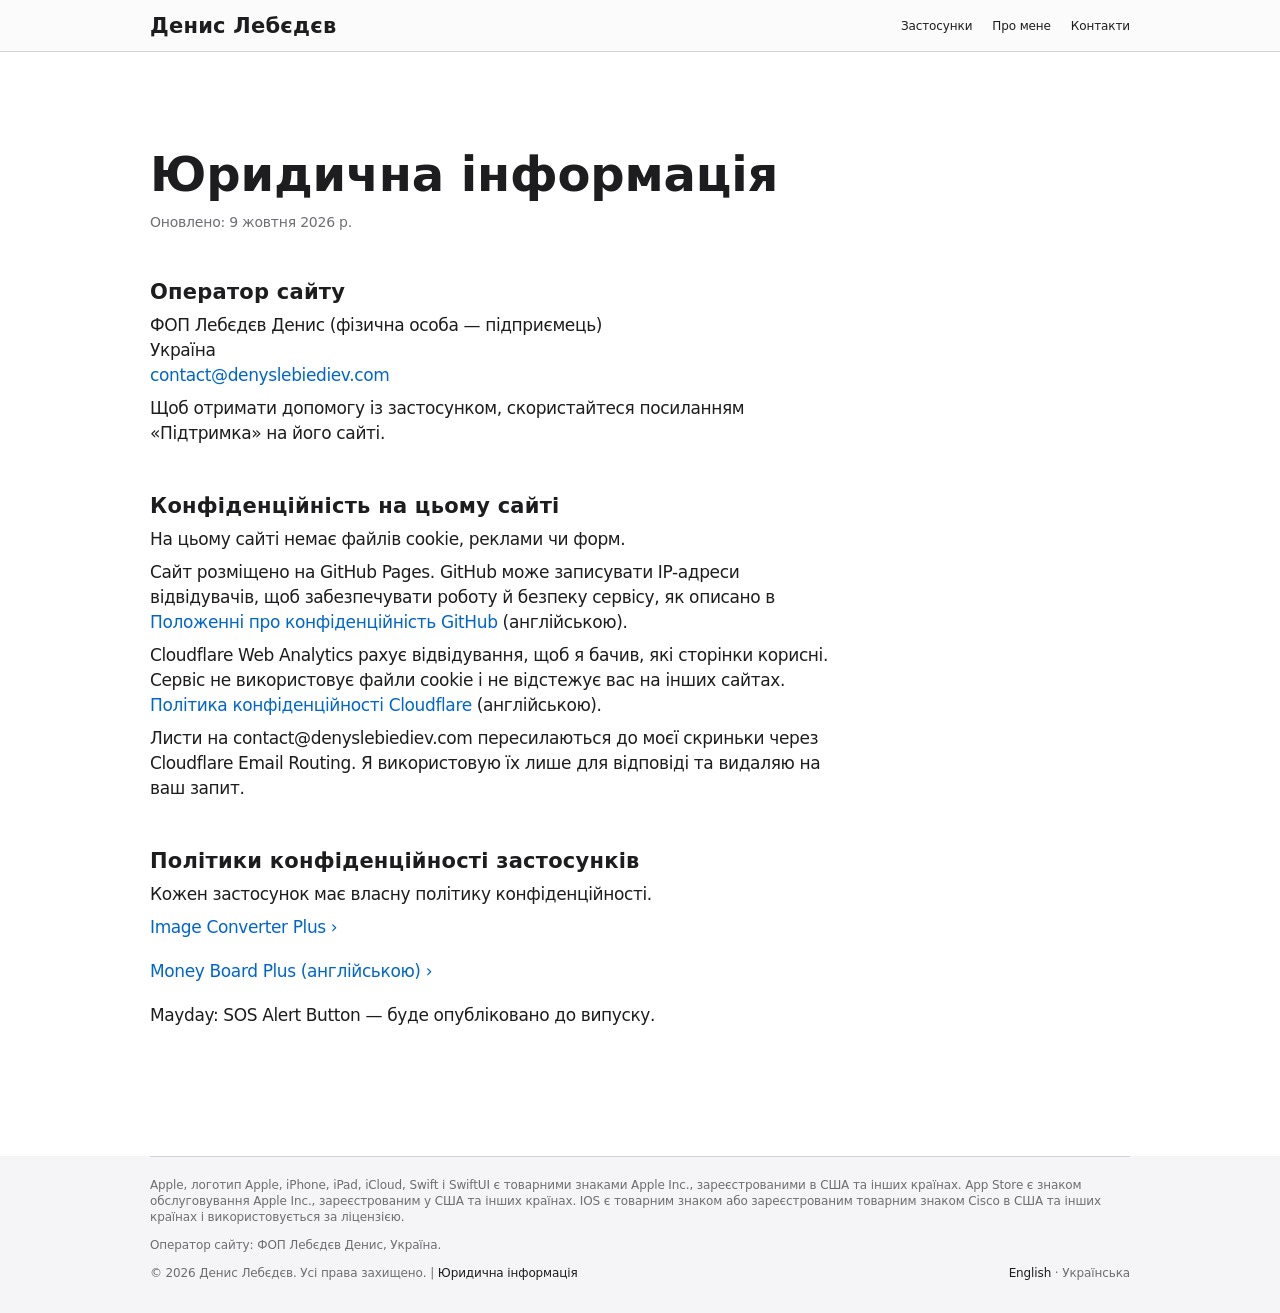
<file: uk/legal/index.html>
<!doctype html>
<html lang="uk">
<head>
<meta charset="utf-8">
<meta name="viewport" content="width=device-width, initial-scale=1">
<meta name="color-scheme" content="light dark">
<title>Юридична інформація — Денис Лебєдєв</title>
<meta name="description" content="Оператор сайту, контакти та конфіденційність denyslebiediev.com.">
<link rel="canonical" href="https://denyslebiediev.com/uk/legal/">
<link rel="alternate" hreflang="en" href="https://denyslebiediev.com/legal/">
<link rel="alternate" hreflang="uk" href="https://denyslebiediev.com/uk/legal/">
<link rel="alternate" hreflang="x-default" href="https://denyslebiediev.com/legal/">
<link rel="icon" href="/favicon.svg" type="image/svg+xml">
<link rel="apple-touch-icon" href="/apple-touch-icon.png">
<link rel="stylesheet" href="/style.css">
<script type="module" src="https://static.cloudflareinsights.com/beacon.min.js" data-cf-beacon='{"token": "e83379b3776e463d83535caf7fb9702f"}'></script>
</head>
<body>
<a class="skip" href="#main">Перейти до вмісту</a>
<header class="nav"><nav class="wrap" aria-label="Основна навігація">
 <a class="nav-title" href="/uk/">Денис Лебєдєв</a>
 <ul><li><a href="/uk/#apps">Застосунки</a></li><li><a href="/uk/#about">Про мене</a></li><li><a href="/uk/#contact">Контакти</a></li></ul>
</nav></header>
<main id="main" class="wrap doc">
 <h1 class="headline">Юридична інформація</h1>
 <p class="small">Оновлено: 9 жовтня 2026 р.</p>
 <h2>Оператор сайту</h2>
 <p>ФОП Лебєдєв Денис (фізична особа&nbsp;— підприємець)<br>Україна<br><a href="mailto:contact@denyslebiediev.com">contact@denyslebiediev.com</a></p>
 <p>Щоб отримати допомогу із застосунком, скористайтеся посиланням «Підтримка» на його сайті.</p>
 <h2>Конфіденційність на цьому сайті</h2>
 <p>На цьому сайті немає файлів cookie, реклами чи форм.</p>
 <p>Сайт розміщено на GitHub Pages. GitHub може записувати IP-адреси відвідувачів, щоб забезпечувати роботу й безпеку сервісу, як описано в <a href="https://docs.github.com/site-policy/privacy-policies/github-general-privacy-statement" target="_blank" hreflang="en">Положенні про конфіденційність GitHub</a> (англійською).</p>
 <p>Cloudflare Web Analytics рахує відвідування, щоб я бачив, які сторінки корисні. Сервіс не використовує файли cookie і не відстежує вас на інших сайтах. <a href="https://www.cloudflare.com/privacypolicy/" target="_blank" hreflang="en">Політика конфіденційності Cloudflare</a> (англійською).</p>
 <p>Листи на contact@denyslebiediev.com пересилаються до моєї скриньки через Cloudflare Email Routing. Я використовую їх лише для відповіді та видаляю на ваш запит.</p>
 <h2>Політики конфіденційності застосунків</h2>
 <p>Кожен застосунок має власну політику конфіденційності.</p>
 <ul>
  <li><a class="more" href="https://imageconverterplus.denyslebiediev.com/uk/privacy.html" target="_blank">Image Converter Plus</a></li>
  <li><a class="more" href="https://moneyboardplus.denyslebiediev.com/privacy.html" target="_blank" hreflang="en">Money Board Plus (англійською)</a></li>
  <li>Mayday:&nbsp;SOS Alert Button&nbsp;— буде опубліковано до випуску.</li>
 </ul>
</main>
<footer class="foot"><div class="wrap">
 <p>Apple, логотип Apple, iPhone, iPad, iCloud, Swift і SwiftUI є товарними знаками Apple Inc., зареєстрованими в США та інших країнах. App Store є знаком обслуговування Apple Inc., зареєстрованим у США та інших країнах. IOS є товарним знаком або зареєстрованим товарним знаком Cisco в США та інших країнах і використовується за ліцензією.</p>
 <p>Оператор сайту: ФОП Лебєдєв Денис, Україна.</p>
 <div class="foot-row">
  <p>©&nbsp;2026 Денис Лебєдєв. Усі права захищено.&nbsp;<span aria-hidden="true">|&#8288;</span>&nbsp;<a href="/uk/legal/" aria-current="page">Юридична інформація</a></p>
  <p><a href="/legal/" hreflang="en" lang="en">English</a> · Українська</p>
 </div>
</div></footer>
</body>
</html>
</file>
<file: style.css>
/* denyslebiediev.com — the only stylesheet: /, /uk/, /legal/, /uk/legal/, /404.html */
:root{color-scheme:light dark;
 --font:-apple-system,BlinkMacSystemFont,system-ui,"Helvetica Neue",Helvetica,Arial,sans-serif;
 --text:#1d1d1f;--text-2:#6e6e73;--bg:#fff;--bg-alt:#f5f5f7;--sheet:#fff;--line:#d2d2d7;--hairline:rgba(0,0,0,.08);
 --link:#0066cc;--btn:#0071e3;--soon:#b64400;
 --green:#34c759;--indigo:#5856d6;--blue:#007aff;--teal:#30b0c7;--orange:#ff9500;
 --shadow:0 2px 8px rgba(0,0,0,.04),0 16px 40px rgba(0,0,0,.1);
 --ease:cubic-bezier(.25,.1,.25,1);--ease-out:cubic-bezier(.22,1,.36,1);
 --nav-bg:rgba(250,250,252,.8);--nav-line:rgba(0,0,0,.16);
 --w:980px;--pad:160px;--nav-h:52px}
@media (max-width:1068px){:root{--w:692px;--pad:128px}}
@media (max-width:734px){:root{--w:87.5%;--pad:96px;--nav-h:48px}}
@media (prefers-color-scheme:dark){:root{--text:#f5f5f7;--text-2:#a1a1a6;--bg:#000;--bg-alt:#1d1d1f;--sheet:#1d1d1f;--line:#424245;
 --hairline:rgba(255,255,255,.12);--link:#2997ff;--soon:#ff791b;
 --green:#30d158;--indigo:#5e5ce6;--blue:#0a84ff;--teal:#40cbe0;--orange:#ff9f0a;
 --shadow:0 2px 8px rgba(0,0,0,.3),0 16px 40px rgba(0,0,0,.6);
 --nav-bg:rgba(22,22,23,.8);--nav-line:rgba(255,255,255,.16)}
 .foot a,.doc p a{text-decoration:underline}}  /* dark: link colour alone is <3:1 vs text */
@media (prefers-contrast:more){:root{--text-2:#424245;--line:#86868b;--hairline:rgba(0,0,0,.5);--link:#0040dd;--soon:#8f3600;--nav-line:#86868b}
 .more,.foot a,.doc a{text-decoration:underline} .tile,.pillar,.card,.avail{box-shadow:inset 0 0 0 1px var(--line)}}
@media (prefers-contrast:more) and (prefers-color-scheme:dark){:root{--text-2:#d2d2d7;--hairline:rgba(255,255,255,.5);--link:#5ab0ff;--soon:#ff9a52}}

/* base */
*,::before,::after{box-sizing:border-box;margin:0;padding:0}
html{scroll-padding-top:var(--nav-h);-webkit-text-size-adjust:100%}
html:has(.sheet[open]){overflow:hidden}
@media (prefers-reduced-motion:no-preference){html{scroll-behavior:smooth}}
body{min-height:100svh;display:flex;flex-direction:column;font:17px/1.47059 var(--font);letter-spacing:-.022em;color:var(--text);background:var(--bg);-webkit-font-smoothing:antialiased}
main{flex:1 0 auto}
ul{list-style:none}
img{display:block;max-width:100%;height:auto}
a{color:var(--link);text-decoration:none}
a:hover{text-decoration:underline}
button{font:inherit;color:inherit}
:focus-visible{outline:2px solid var(--btn);outline-offset:2px}
h1,h2,h3,.headline{font-weight:600;text-wrap:balance}
p{text-wrap:pretty}
strong{font-weight:600;color:var(--text)}
.wrap{width:var(--w);margin-inline:auto}
.band{padding-block:var(--pad)}
.alt{background:var(--bg-alt)}
.center{text-align:center}
.skip{position:absolute;left:12px;top:-100px;z-index:20;padding:8px 16px;border-radius:12px;background:var(--bg)}
.skip:focus{top:12px}

/* type: >=1069 values; overrides in the media queries at the end */
.hero h1{font-size:64px;line-height:1.09375;letter-spacing:-.009em}
h2,.headline{font-size:48px;line-height:1.08349;letter-spacing:-.003em}
.role{font-size:28px;line-height:1.14286;letter-spacing:.007em}
.eyebrow{font-size:21px;line-height:1.19048;letter-spacing:.011em}
.intro{font-size:21px;line-height:1.38105;letter-spacing:.011em;color:var(--text-2)}
.tagline{color:var(--text)}
.copy-l{font-size:28px;line-height:1.28571;font-weight:600;letter-spacing:.007em;color:var(--text-2)}   /* two-tone: <strong> = --text */
.name{font-size:32px;line-height:1.125;letter-spacing:.004em}
.status{font-size:14px;line-height:1.28577;font-weight:600;letter-spacing:-.016em;color:var(--text-2)}
.status.soon{color:var(--soon)}
.meta{font-size:12px;line-height:1.33337;letter-spacing:-.01em;color:var(--text-2)}
.small{font-size:14px;line-height:1.42859;letter-spacing:-.016em;color:var(--text-2)}
.more{padding-block:12px}                      /* inline: 44px hit area without changing line height */
.more::after{content:"\a0\203A";content:"\a0\203A"/""}

/* SF-style glyphs from /icons.svg; --c picks the colour */
.glyph{display:block;flex:none;width:56px;height:56px;overflow:visible;color:var(--c,var(--blue));
 fill:none;stroke:currentColor;stroke-width:2;stroke-linecap:round;stroke-linejoin:round}

/* nav: transparent at the top, frosted after 52px of scroll; always frosted where unsupported */
.nav{position:sticky;top:0;z-index:10;background:var(--nav-bg);box-shadow:inset 0 -1px var(--nav-line);
 -webkit-backdrop-filter:saturate(180%) blur(20px);backdrop-filter:saturate(180%) blur(20px)}
@supports (animation-timeline:scroll()){.nav{animation:frost linear both;animation-timeline:scroll();animation-range:0 52px}} /* timeline AFTER the shorthand */
@keyframes frost{from{background-color:transparent;box-shadow:inset 0 -1px transparent}}
@media (prefers-contrast:more),(prefers-reduced-transparency:reduce){.nav{animation:none;background:var(--bg);-webkit-backdrop-filter:none;backdrop-filter:none}}
.nav .wrap{display:flex;align-items:center;justify-content:space-between;gap:8px;height:var(--nav-h)}
.nav-title{min-width:0;overflow:hidden;white-space:nowrap;text-overflow:ellipsis;padding-inline:4px;margin-inline-start:-4px;font-size:21px;line-height:var(--nav-h);font-weight:600;letter-spacing:.011em;color:var(--text)}
.nav ul{display:flex;flex:none;margin-inline-end:-10px}
.nav ul a{display:flex;align-items:center;justify-content:center;min-width:44px;height:var(--nav-h);padding:0 10px;font-size:12px;line-height:1.33337;letter-spacing:-.01em;color:var(--text)}
.nav a:focus-visible{outline-offset:-2px}   /* bar sits at top:0; an outer ring would be clipped */
.nav a:hover{text-decoration:none} .nav ul a:hover{color:var(--link)}

/* hero */
.hero{padding:80px 0 128px;text-align:center}
.portrait{width:160px;height:160px;margin:0 auto 28px;border-radius:50%;object-fit:cover;box-shadow:0 0 0 1px var(--hairline)}
.role{margin-top:8px}
.hero .intro{max-width:600px;margin:20px auto 0}

/* apps */
#apps{padding-top:0;scroll-margin-top:40px}
.apps-head{display:flex;flex-wrap:wrap;align-items:baseline;justify-content:space-between;gap:8px 24px;margin-bottom:48px}
.grid{display:grid;grid-template-columns:1fr 1fr;gap:20px}
.tile{padding:56px 40px;border-radius:28px;background:var(--bg-alt);text-align:center}
.spotlight{grid-column:1/-1;padding:64px 48px;overflow:hidden}
.icon{display:block;width:80px;height:80px;margin:0 auto 20px;border-radius:22.37%;box-shadow:0 0 0 1px var(--hairline)}
.spotlight .icon{width:96px;height:96px}
.tile .name,.tile .eyebrow,.tile .headline,.tile .tagline{margin-top:8px}
.spotlight .intro{max-width:600px;margin:16px auto 0}
.desc{max-width:400px;margin:12px auto 0;color:var(--text-2)}
.tile .meta{margin-top:16px}
.cta{display:flex;flex-wrap:wrap;justify-content:center;align-items:center;gap:24px;margin-top:28px}
.badge{display:block;border-radius:8px}       /* no hover/transform/opacity, ever */
.badge img{height:44px;width:auto}
/* framed device shots: shown as supplied — no radius, shadow, tilt or animation (Apple marketing guidelines) */
.shots{display:flex;gap:24px;margin-top:56px;padding-block:1px;overflow-x:auto;overscroll-behavior-x:contain;scroll-snap-type:x mandatory}
.shots>:first-child{margin-inline-start:auto} .shots>:last-child{margin-inline-end:auto}   /* centred when it fits, scrollable when not */
.shots:focus-visible{outline-offset:-2px}
.shots img{flex:0 0 200px;width:200px;scroll-snap-align:center}

/* how I build */
.lead{max-width:600px;margin-top:16px}
.pillars{display:grid;grid-template-columns:repeat(3,1fr);gap:20px;margin-top:56px}
.pillar{position:relative;padding:40px 32px 96px;border-radius:28px;background:var(--bg);transition:scale .5s var(--ease-out),box-shadow .5s var(--ease-out)}
.pillar h3{margin-top:24px;font-size:24px;line-height:1.16667;letter-spacing:.009em}
.pillar p{margin-top:12px;color:var(--text-2)}
.open{position:absolute;inset:0;border:0;border-radius:inherit;background:none;cursor:pointer}   /* the whole tile opens the sheet */
.open:focus-visible{outline-offset:4px}
.plus{position:absolute;right:24px;bottom:24px;display:grid;place-items:center;width:44px;height:44px;border-radius:50%;background:var(--text);color:var(--bg);transition:scale .4s var(--ease-out)}
.plus svg,.close svg{width:22px;height:22px;fill:none;stroke:currentColor;stroke-width:3;stroke-linecap:round}
@media (hover:hover){.pillar:hover{scale:1.02;box-shadow:var(--shadow)} .pillar:hover .plus{scale:1.1}}
.pillar:active{scale:.985}

/* sheet: modal <dialog>, apple.com-style; the page behind is inert, so a tap outside only closes it */
.sheet{margin:auto;width:min(692px,calc(100% - 32px));max-width:none;max-height:calc(100svh - 64px);padding:80px 56px 64px;border:0;border-radius:28px;background:var(--sheet);color:var(--text);box-shadow:0 24px 80px rgba(0,0,0,.35);overscroll-behavior:contain}
.sheet .glyph{width:64px;height:64px}
.sheet .headline{margin-top:24px}
.sheet .intro{margin-top:16px}
.sheet::backdrop{background:rgba(0,0,0,.48);-webkit-backdrop-filter:blur(20px) saturate(180%);backdrop-filter:blur(20px) saturate(180%)}
.close{position:absolute;top:16px;right:16px;display:grid;place-items:center;width:44px;height:44px;border:0;border-radius:50%;background:rgba(120,120,128,.16);cursor:pointer}
.close:hover{background:rgba(120,120,128,.24)}

/* about */
.about{display:grid;grid-template-columns:400px 1fr;gap:72px;align-items:center}
.about-photo{overflow:hidden;aspect-ratio:4/5;border-radius:28px;background:var(--bg-alt)}
.about-photo img{width:100%;height:100%;object-fit:cover}
.about .copy-l{margin-top:32px}
.facts{display:flex;flex-wrap:wrap;gap:24px 40px;margin-top:40px}
.facts .glyph{width:32px;height:32px}
.facts span{display:block}
.fact-k{margin-top:12px;font-size:14px;line-height:1.28577;letter-spacing:-.016em;color:var(--text-2)}
.fact-v{font-weight:600}

/* contact */
.avail{display:inline-flex;align-items:center;gap:10px;padding:8px 16px;border-radius:980px;background:var(--bg);font-size:14px;line-height:1.28577;font-weight:600;letter-spacing:-.016em}
.dot{position:relative;width:8px;height:8px;border-radius:50%;background:var(--green)}
#contact h2{margin-top:24px}
#contact .intro{max-width:600px;margin:16px auto 0}
.cards{display:grid;grid-template-columns:repeat(3,1fr);gap:20px;margin-top:56px;text-align:start}
.card{position:relative;display:flex;flex-direction:column;height:100%;padding:32px 28px 28px;border-radius:28px;background:var(--bg);color:var(--text);transition:translate .4s var(--ease-out),box-shadow .4s var(--ease-out)}
.card:hover{text-decoration:none}
.card .glyph{width:40px;height:40px}
.card-t{margin-top:24px;font-size:21px;line-height:1.19048;font-weight:600;letter-spacing:.011em}
.card-d{margin-top:4px;font-size:14px;line-height:1.42859;letter-spacing:-.016em;color:var(--text-2);overflow-wrap:anywhere}
.arrow{position:absolute;top:28px;right:24px;width:24px;height:24px;fill:none;stroke:var(--text-2);stroke-width:2.6;stroke-linecap:round;stroke-linejoin:round;transition:translate .4s var(--ease-out),stroke .4s}
@media (hover:hover){.card:hover{translate:0 -4px;box-shadow:var(--shadow)} .card:hover .arrow{translate:3px -3px;stroke:var(--link)} .card[href^="mailto"]:hover .arrow{translate:4px 0}}
.card:active{translate:0 -1px}
.links{display:flex;flex-wrap:wrap;justify-content:center;gap:0 32px;margin-top:24px}

/* footer */
.foot{padding-bottom:32px;background:var(--bg-alt);color:var(--text-2);font-size:12px;line-height:1.33337;letter-spacing:-.01em}
.foot .wrap{padding-top:20px;border-top:1px solid var(--line)}
.foot .wrap>*+*{margin-top:12px}
.foot a{padding-block:14px;color:var(--text)}
.foot-row{display:flex;flex-wrap:wrap;justify-content:space-between;gap:8px 24px}

/* legal + 404 */
.doc{padding-block:96px 128px}
.doc>*{max-width:692px}
.doc h2{margin-top:48px;font-size:21px;line-height:1.19048;letter-spacing:.011em}
.doc .small{margin-top:12px}
.doc p,.doc ul{margin-top:8px}
.doc li+li{margin-top:19px}
.nf{min-height:100svh;display:grid;place-content:center;padding:24px;text-align:center}
.nf h1 span{display:block;color:var(--text-2)}

/* motion: everything here is decoration; without support or with Reduce Motion the page is complete and static */
@media (prefers-reduced-motion:no-preference){
 .hero>*{animation:enter 1.1s var(--ease-out) both}
 .hero>:nth-child(2){animation-delay:.08s} .hero>:nth-child(3){animation-delay:.16s} .hero>:nth-child(4){animation-delay:.24s}
 .hero .portrait{animation-name:pop}
 @keyframes enter{from{opacity:0;translate:0 24px}}
 @keyframes pop{from{opacity:0;scale:.88}}

 .dot::after{content:"";position:absolute;inset:0;border-radius:50%;background:inherit;animation:pulse 2s var(--ease-out) infinite}
 @keyframes pulse{from{opacity:.7;scale:1}to{opacity:0;scale:3.2}}

 @media (hover:hover){.pillar:hover .glyph,.card:hover .glyph{animation:bounce .7s var(--ease)}}
 @keyframes bounce{25%{scale:1.16}50%{scale:.94}75%{scale:1.04}}

 .sheet,.sheet::backdrop{transition:opacity .35s var(--ease),translate .5s var(--ease-out),scale .5s var(--ease-out),overlay .5s allow-discrete,display .5s allow-discrete}
 .sheet{opacity:0;translate:0 40px;scale:.96} .sheet[open]{opacity:1;translate:0;scale:1}
 .sheet::backdrop{opacity:0} .sheet[open]::backdrop{opacity:1}
 @starting-style{.sheet[open]{opacity:0;translate:0 40px;scale:.96} .sheet[open]::backdrop{opacity:0}}
 .sheet[open] .glyph use{stroke-dasharray:1;animation:draw .9s var(--ease) .2s both}
 @keyframes draw{from{stroke-dashoffset:1;opacity:0}10%{opacity:1}to{stroke-dashoffset:0}}

 /* scroll-driven (Safari 26, Chrome 115+): reveals, glyphs drawing on, the About text lighting up */
 @supports (animation-timeline:view()){
  .reveal{animation:rise linear both;animation-timeline:view();animation-range:entry 0% cover 25%}
  :is(.pillars,.cards,.facts)>:nth-child(2){animation-range:entry 8% cover 30%}
  :is(.pillars,.cards,.facts)>:nth-child(3){animation-range:entry 16% cover 35%}
  @keyframes rise{from{opacity:0;translate:0 56px}}

  .glyph{view-timeline:--glyph}
  .glyph use{stroke-dasharray:1;animation:draw linear both;animation-timeline:--glyph;animation-range:entry 60% cover 50%}

  .about-photo{view-timeline:--photo}
  .about-photo img{animation:settle linear both;animation-timeline:--photo;animation-range:entry 0% cover 60%}
  @keyframes settle{from{scale:1.2}}

  .about-text{view-timeline:--lit}
  .lit{color:transparent;
   background:linear-gradient(90deg,var(--text) calc(100% - 4em),transparent) 0 0/0 100% no-repeat var(--text-2);
   -webkit-background-clip:text;background-clip:text;   /* after the shorthand, which resets clip */
   animation:lit linear both;animation-timeline:--lit;animation-range:cover 10% cover 50%}
  .lit strong{color:transparent}
  @keyframes lit{to{background-size:calc(100% + 4em) 100%}}
 }
}

@media (max-width:1068px){
 .hero{padding:64px 0 112px} .portrait{width:144px;height:144px;margin-bottom:24px}
 .hero h1{font-size:56px;line-height:1.07143;letter-spacing:-.005em}
 h2,.headline{font-size:40px;line-height:1.1;letter-spacing:0}
 .role{font-size:24px;line-height:1.16667;letter-spacing:.009em}
 .intro{font-size:19px;line-height:1.42105;letter-spacing:.012em}
 .copy-l{font-size:24px;line-height:1.33337;letter-spacing:.009em}
 .name{font-size:28px;line-height:1.14286;letter-spacing:.007em}
 .apps-head{margin-bottom:40px}
 .tile{padding:48px 28px} .spotlight{padding:56px 32px}
 .shots{gap:16px;margin-top:48px} .shots img{flex-basis:176px;width:176px}
 .pillars,.cards{gap:16px;margin-top:48px}
 .pillar{padding:32px 24px 88px} .pillar h3{font-size:21px;line-height:1.19048;letter-spacing:.011em}
 .card{padding:28px 20px 24px} .arrow{top:24px;right:18px}
 .about{grid-template-columns:260px 1fr;gap:48px}
 .about .copy-l{margin-top:24px}
 .sheet{padding:72px 40px 48px}
 .doc{padding-block:80px 112px}}
@media (max-width:734px){
 .nav .wrap{width:auto;padding-inline:16px}
 .nav-title{font-size:17px;letter-spacing:-.022em}
 .nav ul{margin-inline-end:-6px} .nav ul a{padding:0 6px}
 .hero{padding:48px 0 80px} .portrait{width:120px;height:120px;margin-bottom:20px}
 .hero h1{font-size:40px;line-height:1.1;letter-spacing:0}
 h2,.headline{font-size:32px;line-height:1.125;letter-spacing:.004em}
 .role{font-size:21px;line-height:1.19048;letter-spacing:.011em}
 .intro{font-size:17px;line-height:1.47059;letter-spacing:-.022em}
 .hero .intro{max-width:none}
 .copy-l{font-size:21px;line-height:1.38105;letter-spacing:.011em}
 .eyebrow{font-size:19px;line-height:1.21053;letter-spacing:.012em}
 .apps-head{margin-bottom:32px}
 .grid,.pillars,.cards,.about{grid-template-columns:1fr} .grid,.pillars,.cards{gap:16px} .pillars,.cards{margin-top:40px}
 .tile,.spotlight{padding:48px 24px}
 .icon{width:72px;height:72px} .spotlight .icon{width:80px;height:80px}
 .shots{gap:12px;margin:40px -24px 0;padding:1px 24px;scroll-padding-inline:24px}
 .shots img{flex-basis:200px;width:200px;scroll-snap-align:start}
 .pillar{padding:32px 24px 88px}
 .about{gap:40px} .about-photo{max-width:400px}
 .card{padding:28px 24px 24px}
 .sheet{padding:72px 24px 40px}
 .foot-row{flex-direction:column}
 .doc{padding-block:56px 96px}}
</file>
